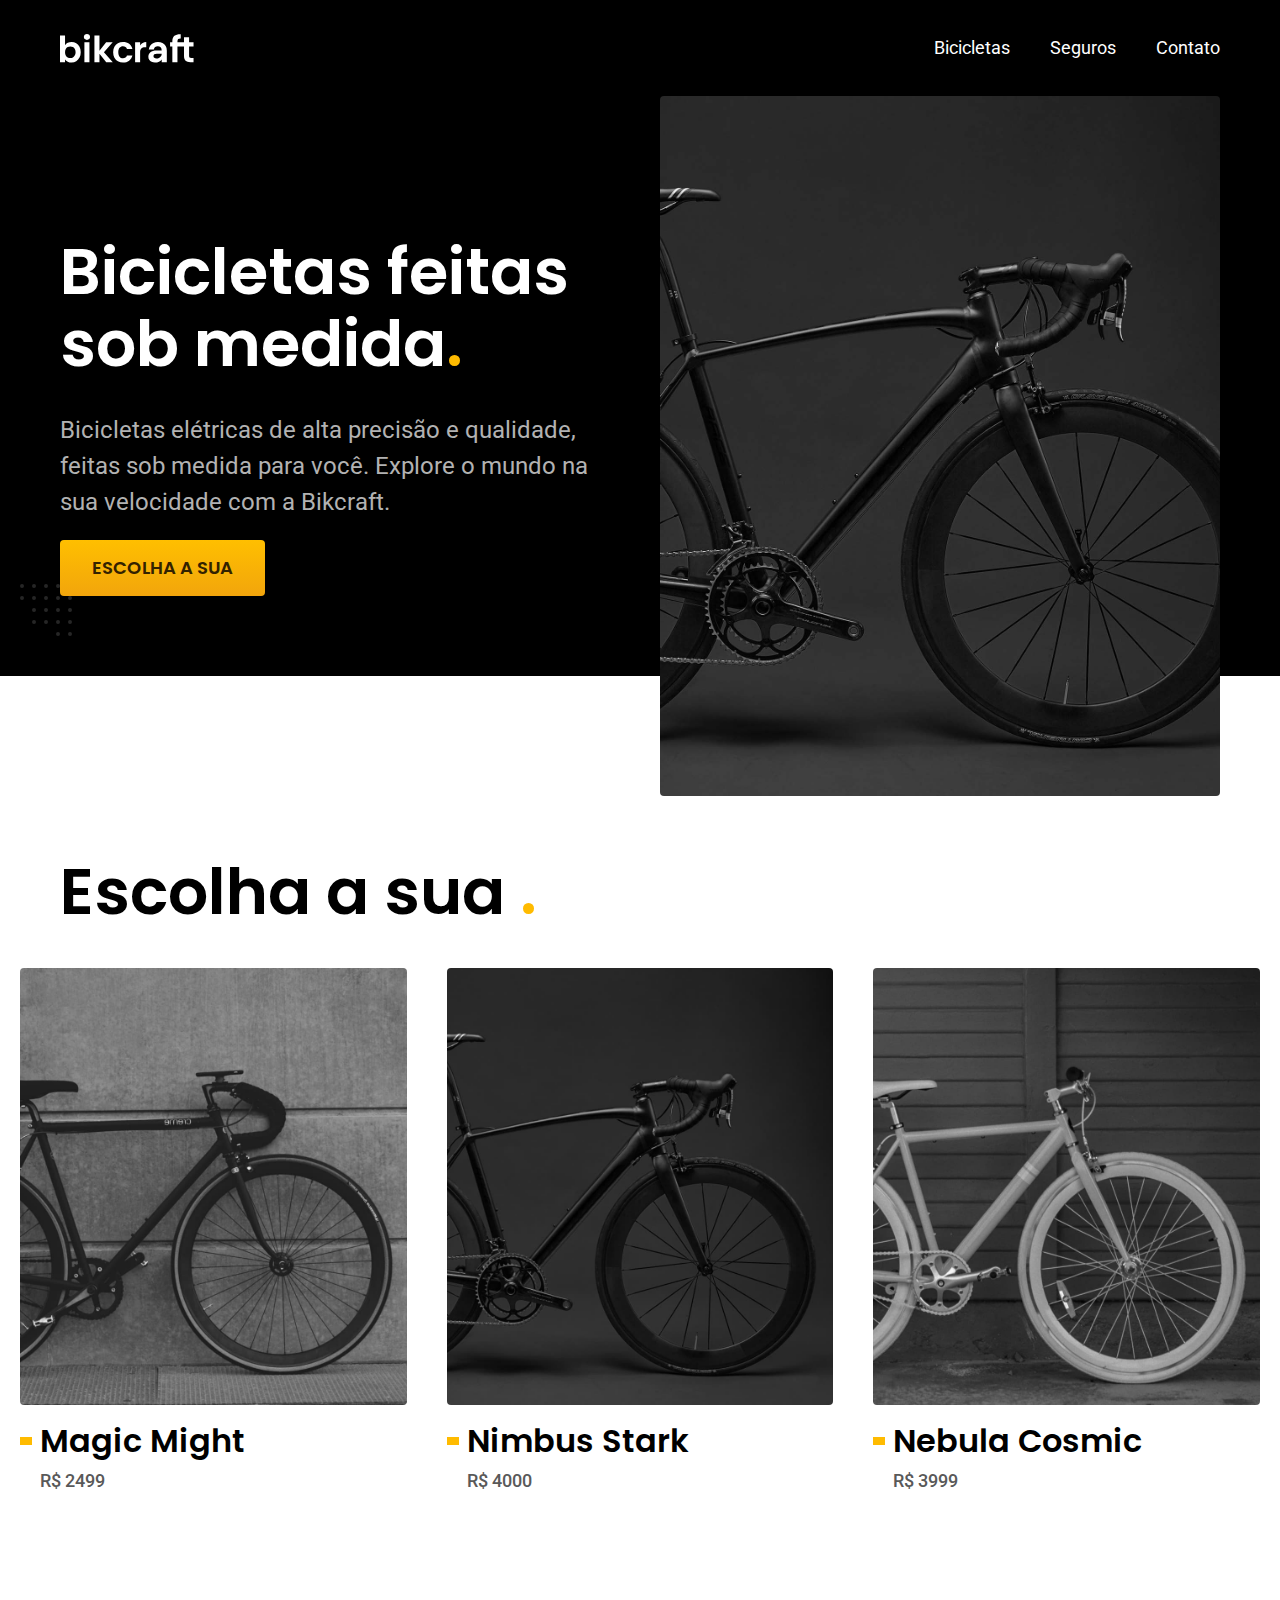
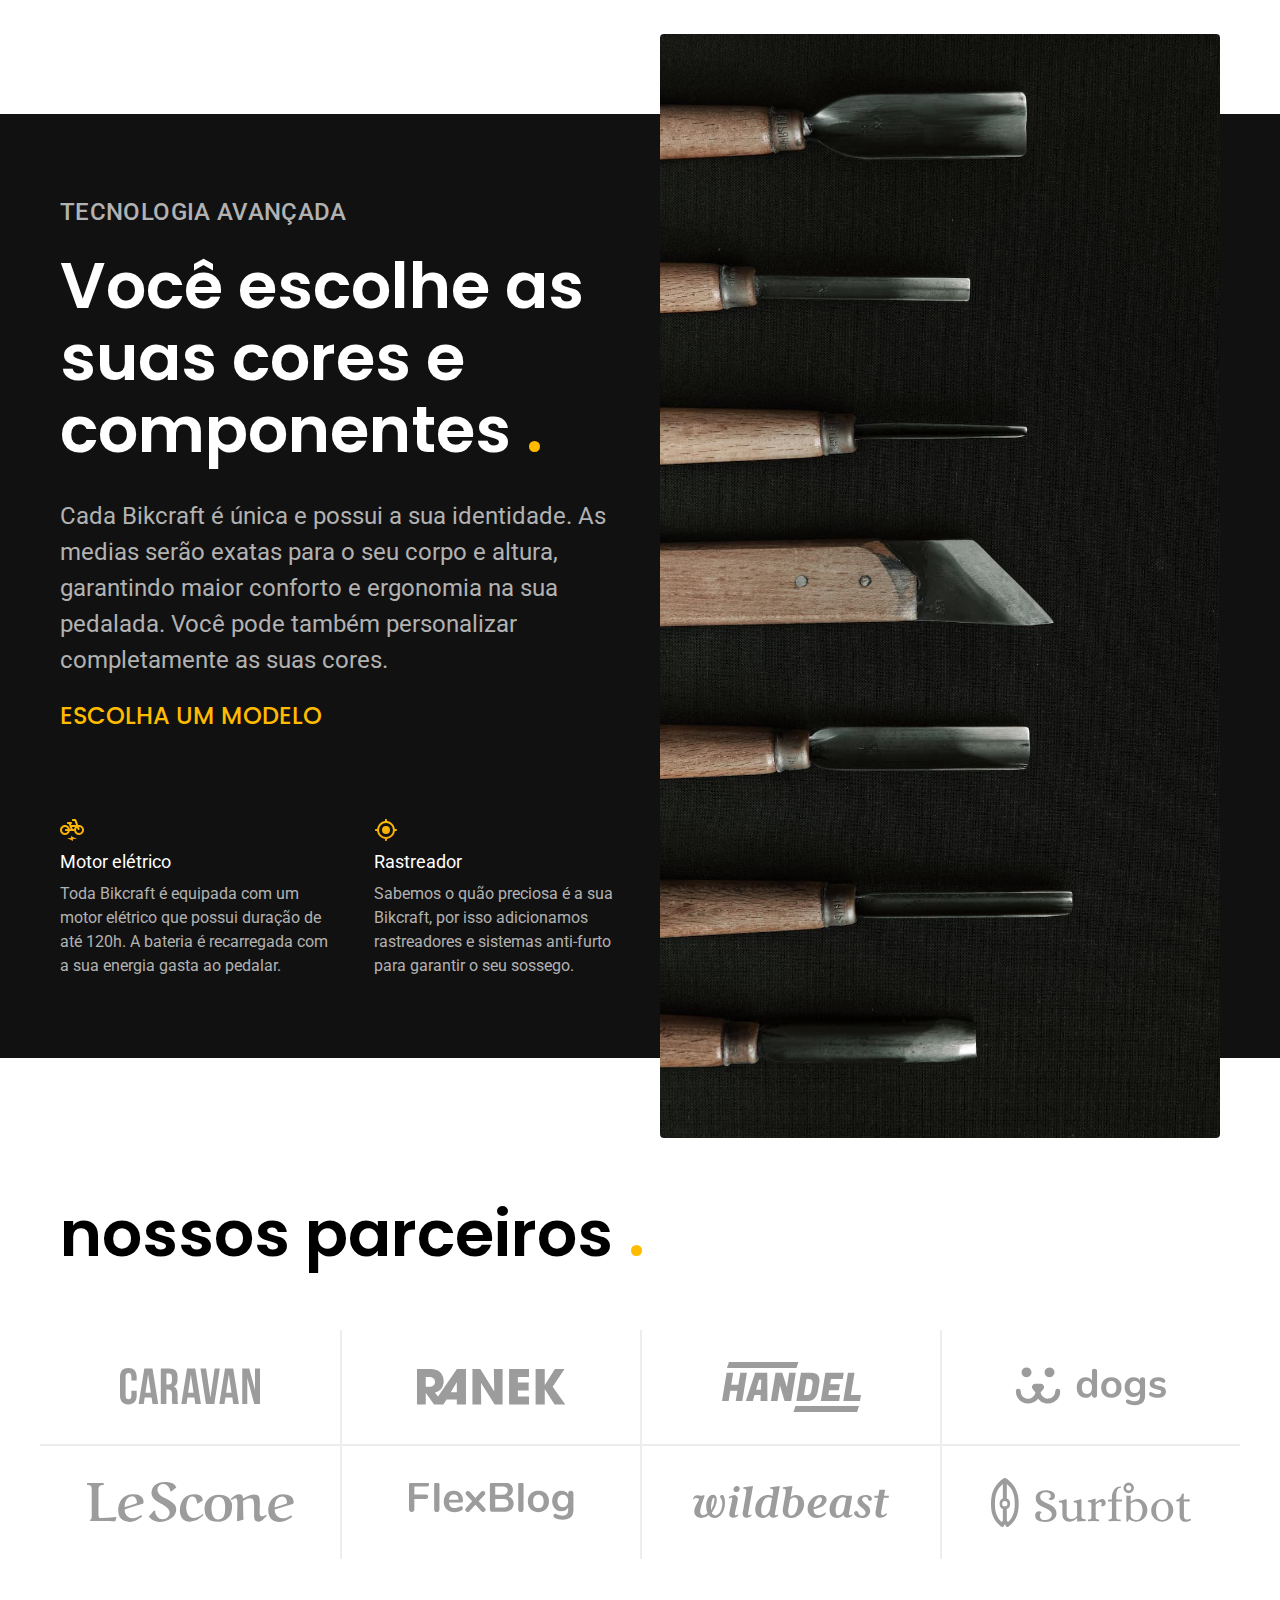
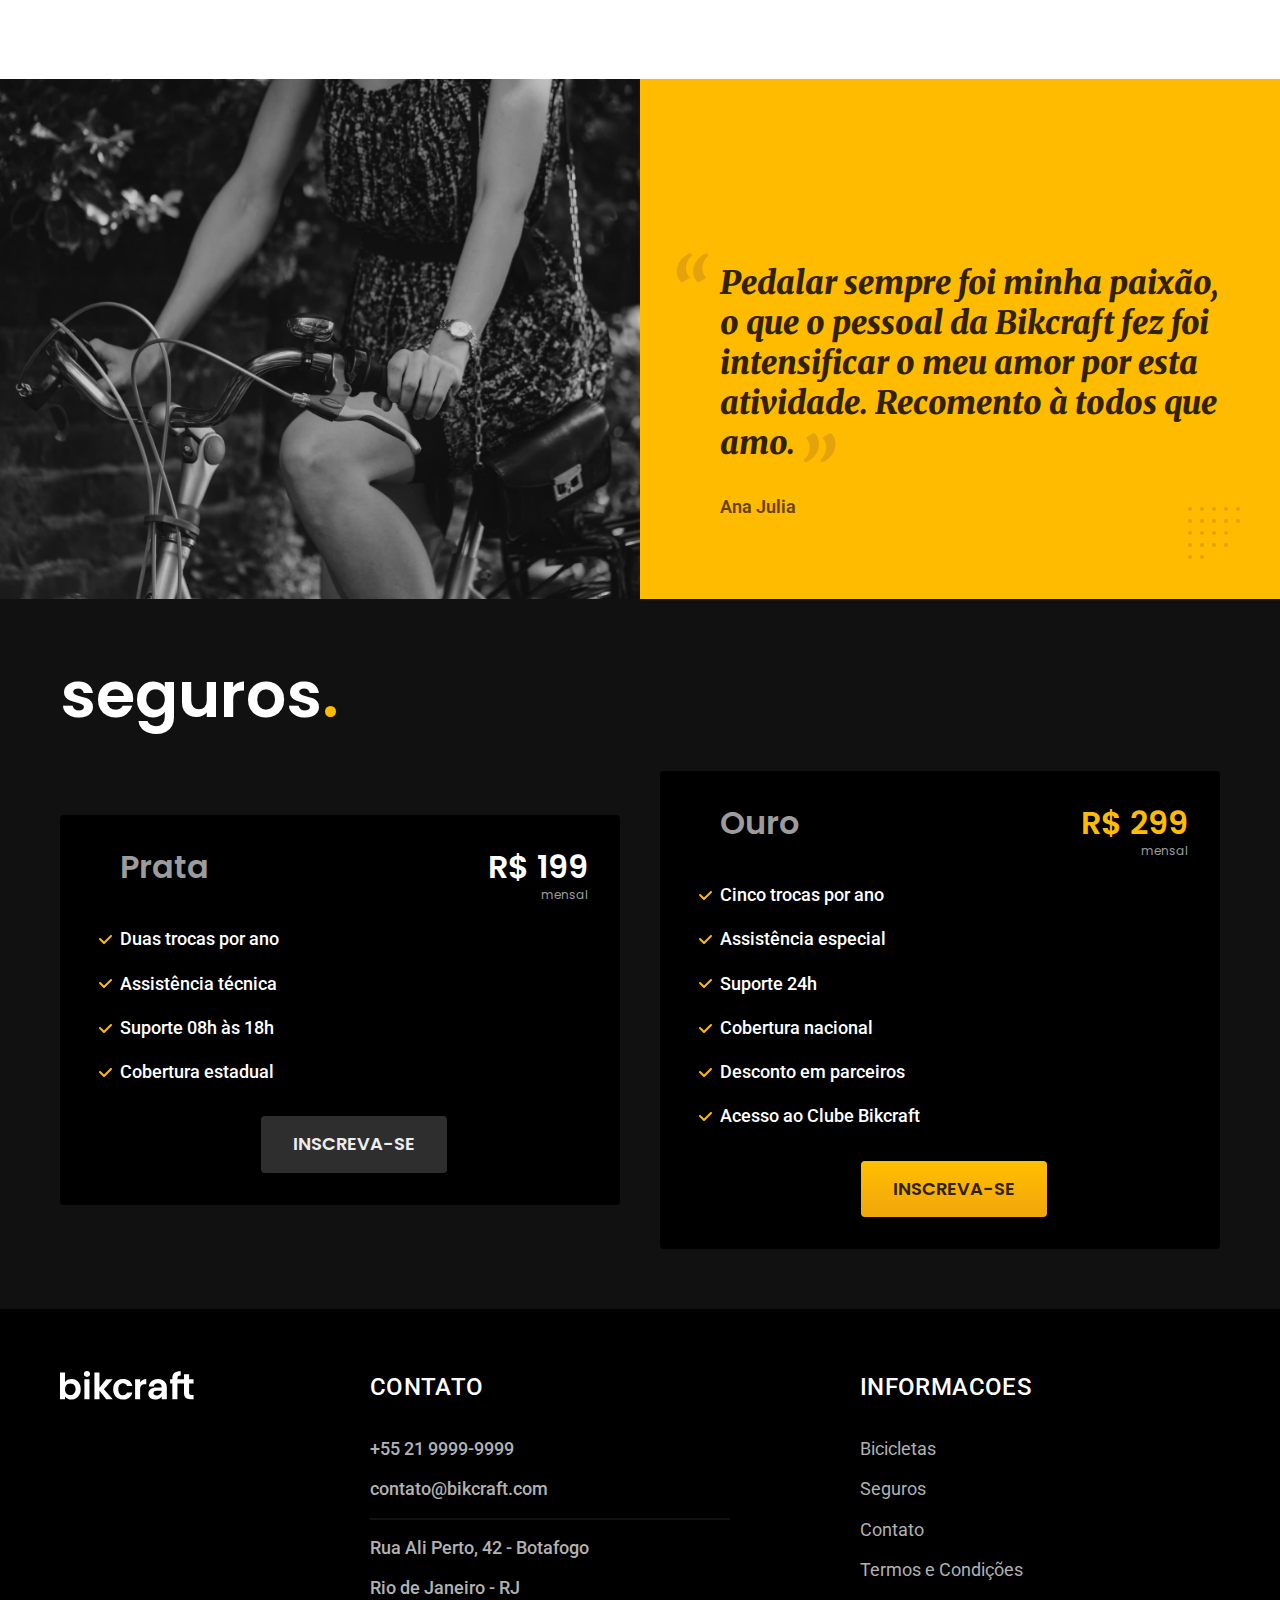
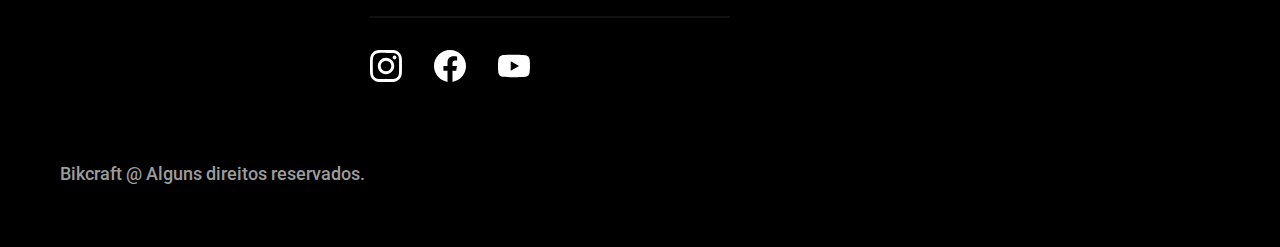
<file: index.html>
<!DOCTYPE html>
<html lang="pt-br">
<head>
    <meta charset="UTF-8">
    <meta http-equiv="X-UA-Compatible" content="IE=edge">
    <meta name="viewport" content="width=device-width, initial-scale=1.0">
    <title>Bikcraft - Bicicletas Elétricas</title>
    <meta name="description" content="Bicicletas elétricas de alta precisão e qualidade feitas sob medida para o cliente. Explore o mundo na sua velocidade com a Bikcraft.">
    
    <link rel="preconnect" href="https://fonts.googleapis.com">
    <link rel="preconnect" href="https://fonts.gstatic.com" crossorigin>
    <link href="https://fonts.googleapis.com/css2?family=Merriweather:ital,wght@1,900&family=Poppins:wght@400;600&family=Roboto:wght@400;500&display=swap" rel="stylesheet">
    

    <link rel="shortcut icon" href="./favicon.svg" type="image/svg+xml">
    
    <link rel="preload" href="./css/style.min.css" as="style">
    <link rel="stylesheet" href="css/style.min.css">

    <script>document.documentElement.classList.add('js')</script>

</head>
<body>
    <header class="header-bg">
        <div class="header container">

            <a href="./index.html">
                <img width="136" height="32" src="./img/bikcraft.svg" alt="Bikcraft">
            </a>

            <nav aria-label="primaria">
                <ul class="header-menu font-1-m cor-0">
                    <li><a href="./bicicletas.html">Bicicletas</a></li>
                    <li><a href="./seguros.html">Seguros</a></li>
                    <li><a href="./contato.html">Contato</a></li>
                </ul>
            </nav>

        </div>
    </header>

    <main class="introducao-bg">
        <div class="introducao container">

            <div class="introducao-conteudo">
                <h1 data-anime="200" class="font-1-xxl cor-0 fadeInDown">Bicicletas feitas sob medida<span class="cor-p1">.</span></h1>
                <p data-anime="400" class="font-2-l cor-5 fadeInDown">
                    Bicicletas elétricas de alta precisão e qualidade, feitas sob medida para você. Explore o mundo na sua velocidade com a Bikcraft.
                </p>
                <a data-anime="600" class="botao fadeInDown" href="./bicicletas.html">Escolha a sua</a>
            </div>

            <picture data-anime="800" class="fadeInDown">
                <source media="(max-width: 800px)" srcset="./img/bicicletas/nimbus.jpg">
                <img width="1280" height="1800" src="./img/fotos/introducao.jpg" alt="Bicicleta eletrica preta">
            </picture>

        </div>
    </main>

    <article class="bicicletas-lista">

        <h2 class="font-1-xxl container">Escolha a sua <span class="cor-p1">.</span></h2>

        <ul>
            <li>
                 <a href="./bicicletas/magic.html">
                    <img width="920" height="1040" src="./img/bicicletas/magic-home.jpg" alt="Bicicleta Preta">
                    <h3 class="font-1-xl">Magic Might</h3>
                    <span class="font-2-m cor-8">R$ 2499</span>
                 </a>   
            </li>
            <li>
                <a href="./bicicletas/nimbus.html">
                   <img width="920" height="1040"src="./img/bicicletas/nimbus-home.jpg" alt="Bicicleta Preta">
                   <h3 class="font-1-xl">Nimbus Stark</h3>
                   <span class="font-2-m cor-8">R$ 4000</span>
                </a>   
           </li>
           <li>
                <a href="./bicicletas/nebula.html">
                    <img width="920" height="1040" src="./img/bicicletas/nebula-home.jpg" alt="Bicicleta Preta">
                    <h3 class="font-1-xl">Nebula Cosmic</h3>
                    <span class="font-2-m cor-8">R$ 3999</span>
                </a>   
            </li>  
                      
        </ul>

    </article>

    <article class="tecnologia-bg">
        <div class="tecnologia container">
            <div class="tecnologia-conteudo">
                <span class="font-2-l-b cor-5">Tecnologia Avançada</span>
                <h2 class="font-1-xxl cor-0">Você escolhe as suas cores e componentes <span class="cor-p1">.</span></h2>
                <p class="font-2-l cor-5">
                   Cada Bikcraft é única e possui a sua identidade. As medias serão exatas para o seu corpo e altura, garantindo maior conforto e ergonomia na sua pedalada. Você pode também personalizar completamente as suas cores. 
                </p>
                <a href="./bicicletas.html" class="link">Escolha um modelo</a>
                
            <div class="tecnologia-vantagens">
                <div>
                    <img width="24" height="24" src="./img/icones/eletrica.svg" alt="">
                    <h3 class="font-1-m cor-0">Motor elétrico</h3>
                    <p class="font-2-s cor-5">Toda Bikcraft é equipada com um motor elétrico que possui duração de até 120h. A bateria é recarregada com a sua energia gasta ao pedalar.</p>
                </div>
                <div>
                    <img width="24" height="24" src="./img/icones/rastreador.svg" alt="">
                    <h3 class="font-1-m cor-0">Rastreador</h3>
                    <p class="font-2-s cor-5">Sabemos o quão preciosa é a sua Bikcraft, por isso adicionamos rastreadores e sistemas anti-furto para garantir o seu sossego.</p>
                </div>
            </div>
        </div>
        <div class="tecnologia-imagem">
            <img width="1200" height="1920" src="./img/fotos/tecnologia.jpg" alt="">
        </div>
    </div>
    </article>

    <section class="parceiros" aria-label="Nossos Parceiros">

        <h2 class="font-1-xxl container">nossos parceiros <span class="cor-p1">.</span></h2>
    
        <ul>
            <li><img width="140" height="38"  src="./img/parceiros/caravan.svg" alt="caravan"></li>
            <li><img width="149" height="36" src="./img/parceiros/ranek.svg" alt="ranek"></li>
            <li><img width="139" height="50" src="./img/parceiros/handel.svg" alt="handel"></li>
            <li><img width="152" height="39" src="./img/parceiros/dogs.svg" alt="caravan"></li>
            <li><img width="208" height="41" src="./img/parceiros/lescone.svg" alt="lescone"></li>
            <li><img width="165" height="38" src="./img/parceiros/flexblog.svg" alt="flexblog"></li>
            <li><img width="196" height="34" src="./img/parceiros/wildbeast.svg" alt="wildbeast"></li>
            <li><img width="200" height="49" src="./img/parceiros/surfbot.svg" alt="surfbot"></li>
        </ul>

    </section>

    <section class="depoimento" aria-label="Depoimento">
        <div>
            <img width="1560" height="1360" src="./img/fotos/depoimento.jpg" alt="Pessoa pedalando uma bicicleta bikcraft">
        </div>
        <div class="depoimento-conteudo">
            <blockquote class="font-1-xl cor-p5">
                <p>
                    Pedalar sempre foi minha paixão, o que o pessoal da Bikcraft fez foi intensificar o meu amor por esta atividade.
                    Recomento à todos que amo.
                </p>
            </blockquote>
            <span class="font-1-m-b cor-p4">Ana Julia</span>
        </div>
    </section>

    <article class="seguros-bg">
        <div class="seguros container">
            <h2 class="font-1-xxl cor-0">seguros<span class="cor-p1">.</span></h2>
            <div class="seguros-item">
                <h3 class="font-1-xl cor-6">Prata</h3>
                <span class="font-1-xl cor-0">R$ 199 <span class="font-1-xs cor-6">mensal</span></span>
                <ul class="font-2-m cor-0">
                    <li>Duas trocas por ano</li>
                    <li>Assistência técnica</li>
                    <li>Suporte 08h às 18h</li>
                    <li>Cobertura estadual</li>
                </ul>
                <a class="botao secundario" href="./orcamento.html">Inscreva-se</a>
            </div>
            <div class="seguros-item">
                <h3 class="font-1-xl cor-6">Ouro</h3>
                <span class="font-1-xl cor-p1">R$ 299 <span class="font-1-xs cor-6">mensal</span></span>
                <ul class="font-2-m cor-0">
                    <li>Cinco trocas por ano</li>
                    <li>Assistência especial</li>
                    <li>Suporte 24h</li>
                    <li>Cobertura nacional</li>
                    <li>Desconto em parceiros</li>
                    <li>Acesso ao Clube Bikcraft</li>
                </ul>
                <a class="botao" href="./orcamento.html">Inscreva-se</a>
            </div>
        </div>
    </article>

    <footer class="footer-bg">
        <div class="footer container">

            <img width="136" height="32" src="./img/bikcraft.svg" alt="Bikcraft">
            
            <div class="footer-contato">
                <h3 class="font-2-l-b cor-0">Contato</h3>
                <ul class="font-2-m cor-5">
                    <li><a href="tel:+552199999999">+55 21 9999-9999</a></li>
                    <li><a href="mailto:+552199999999">contato@bikcraft.com</a></li>
                    <li>Rua Ali Perto, 42 - Botafogo</li>
                    <li>Rio de Janeiro - RJ</li>
                </ul>
                <div class="footer-redes">
                    <a href="./">
                        <img width="32" height="32" src="./img/redes/instagram.svg" alt="">
                    </a>
                    <a href="./">
                        <img width="32" height="32" src="./img/redes/facebook.svg" alt="">
                    </a>
                    <a href="./">
                        <img width="32" height="32" src="./img/redes/youtube.svg" alt="">
                    </a>
                </div>
            </div>

            <div class="footer-informacoes">
                <h3 class="font-2-l-b cor-0">Informacoes</h3>
                <nav>
                    <ul class="font-1-m cor-5">
                        <li>
                            <a href="./bicicletas.html">Bicicletas</a>
                        </li>
                        <li>
                            <a href="./seguros.html">Seguros</a>
                        </li>
                        <li>
                            <a href="./contato.html">Contato</a>
                        </li>
                        <li>
                            <a href="./termos.html">Termos e Condições</a>
                        </li>
                    </ul>
                </nav>
            </div>

            <p class="footer-copy font-2-m cor-6">Bikcraft @ Alguns direitos reservados.</p>

        </div>
    </footer>
    <script src="./js/plugins/simple-anime.js"></script>
    <script src="./js/script.js"></script>
</body>
</html>
</file>
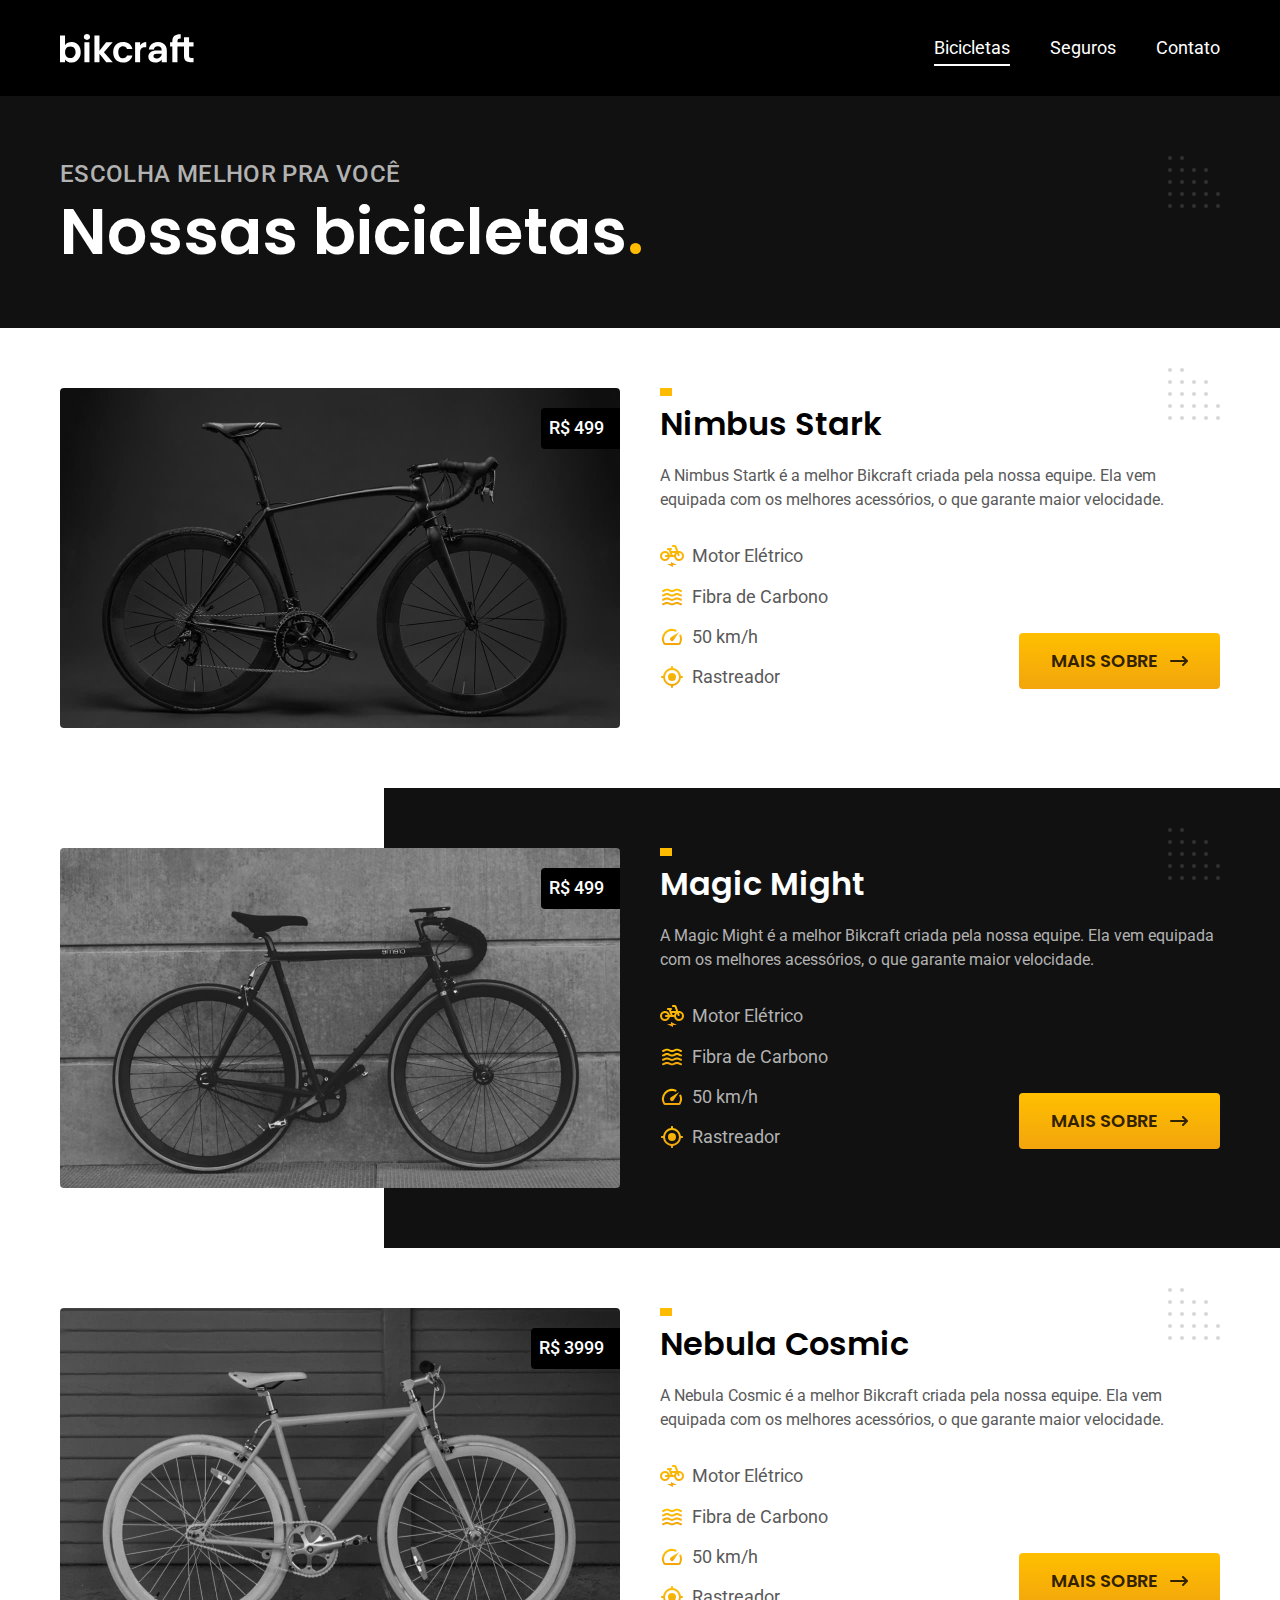
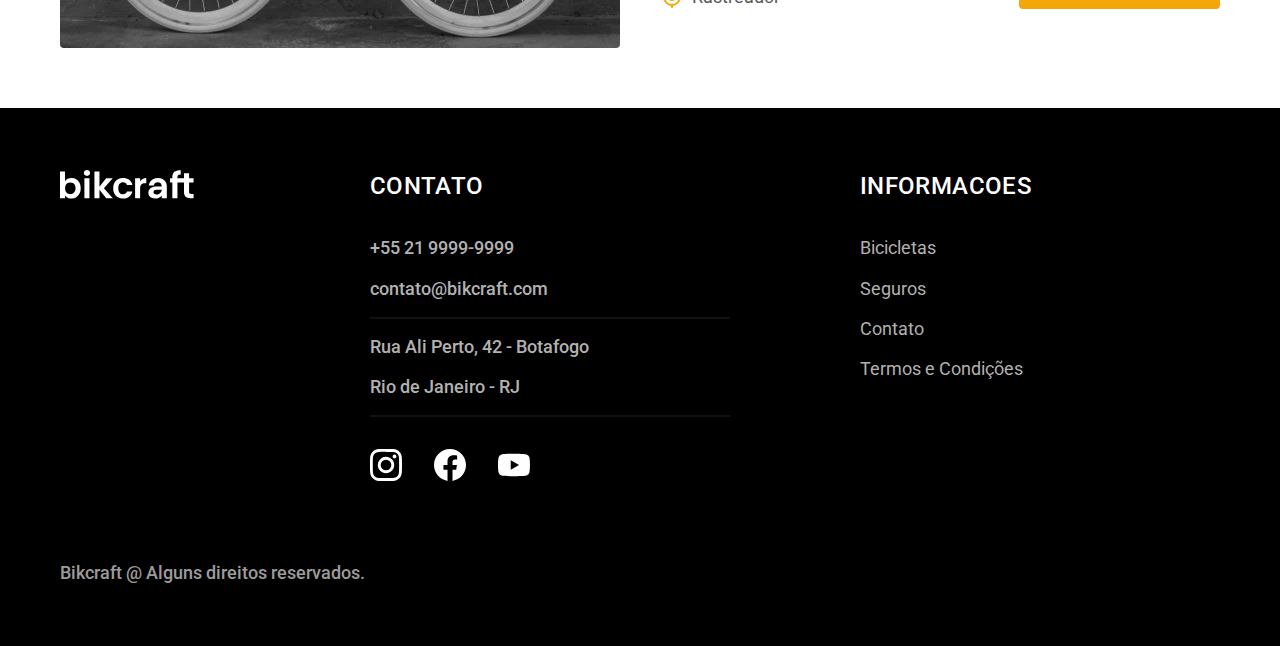
<file: bicicletas.html>
<!DOCTYPE html>
<html lang="pt-br">
<head>
    <meta charset="UTF-8">
    <meta http-equiv="X-UA-Compatible" content="IE=edge">
    <meta name="viewport" content="width=device-width, initial-scale=1.0">
    <title>Bicicletas | Bikcraft - Bicicletas Elétricas</title>
    <meta name="description" content="Termos e condições.">
    
    <link rel="preconnect" href="https://fonts.googleapis.com">
    <link rel="preconnect" href="https://fonts.gstatic.com" crossorigin>
    <link href="https://fonts.googleapis.com/css2?family=Merriweather:ital,wght@1,900&family=Poppins:wght@400;600&family=Roboto:wght@400;500&display=swap" rel="stylesheet">
    
        <link rel="shortcut icon" href="favicon.ico" type="image/svg+xml">
    
    <link rel="preload" href="./css/style.min.css" as="style">
    <link rel="stylesheet" href="css/style.min.css">

    <script>document.documentElement.classList.add('js')</script>

</head>
<body id="bicicletas">
    <header class="header-bg">
        <div class="header container">

            <a href="./index.html">
                <img src="./img/bikcraft.svg" alt="Bikcraft">
            </a>

            <nav aria-label="primaria">
                <ul class="header-menu font-1-m cor-0">
                    <li><a href="./bicicletas.html">Bicicletas</a></li>
                    <li><a href="./seguros.html">Seguros</a></li>
                    <li><a href="./contato.html">Contato</a></li>
                </ul>
            </nav>

        </div>
    </header>


    <main>

        <div class="titulo-bg">
            <div class="titulo container">
                <p class="font-2-l-b cor-5">Escolha melhor pra você</p>
                <h1 class="font-1-xxl cor-0">Nossas bicicletas<span class="cor-p1">.</span></h1>
            </div>
        </div>

        <div class="bicicletas container">
            <div class="bicicletas-imagem">
                <img src="./img/bicicletas/nimbus.jpg" alt="Bicicleta Preta">
                <span class="font-2-m cor-0">R$ 499</span>
            </div>
            <div class="bicicletas-conteudo">
                <h2 class="font-1-xl">Nimbus Stark</h2>
                <p class="font-2-s cor-8">
                    A Nimbus Startk é a melhor Bikcraft criada pela nossa equipe. Ela vem equipada com os melhores acessórios, o que garante maior velocidade.
                </p>
                <ul class="font-1-m cor-8">
                    <li>
                        <img src="./img/icones/eletrica.svg" alt="">
                        Motor Elétrico
                    </li>
                    <li>
                        <img src="./img/icones/carbono.svg" alt="">
                        Fibra de Carbono
                    </li>
                    <li>
                        <img src="./img/icones/velocidade.svg" alt="">
                        50 km/h
                    </li>
                    <li>
                        <img src="./img/icones/rastreador.svg" alt="">
                        Rastreador
                    </li>
                </ul>
                <a href="./bicicletas/nimbus.html" class="botao seta">Mais sobre</a>
            </div>
        </div>

        <div class="bicicletas-bg">
            <div class="bicicletas container">
                <div class="bicicletas-imagem">
                    <img src="./img/bicicletas/magic.jpg" alt="Bicicleta Preta">
                    <span class="font-2-m cor-0">R$ 499</span>
                </div>
                <div class="bicicletas-conteudo">
                    <h2 class="font-1-xl cor-0">Magic Might</h2>
                    <p class="font-2-s cor-5">
                        A Magic Might é a melhor Bikcraft criada pela nossa equipe. Ela vem equipada com os melhores acessórios, o que garante maior velocidade.
                    </p>
                    <ul class="font-1-m cor-5">
                        <li>
                            <img src="./img/icones/eletrica.svg" alt="">
                            Motor Elétrico
                        </li>
                        <li>
                            <img src="./img/icones/carbono.svg" alt="">
                            Fibra de Carbono
                        </li>
                        <li>
                            <img src="./img/icones/velocidade.svg" alt="">
                            50 km/h
                        </li>
                        <li>
                            <img src="./img/icones/rastreador.svg" alt="">
                            Rastreador
                        </li>
                    </ul>
                    <a href="./bicicletas/magic.html" class="botao seta">Mais sobre</a>
                </div>
            </div>
        </div>

        <div class="bicicletas container">
            <div class="bicicletas-imagem">
                <img src="./img/bicicletas/nebula.jpg" alt="Bicicleta Preta">
                <span class="font-2-m cor-0">R$ 3999</span>
            </div>
            <div class="bicicletas-conteudo">
                <h2 class="font-1-xl">Nebula Cosmic</h2>
                <p class="font-2-s cor-8">
                    A Nebula Cosmic é a melhor Bikcraft criada pela nossa equipe. Ela vem equipada com os melhores acessórios, o que garante maior velocidade.
                </p>
                <ul class="font-1-m cor-8">
                    <li>
                        <img src="./img/icones/eletrica.svg" alt="">
                        Motor Elétrico
                    </li>
                    <li>
                        <img src="./img/icones/carbono.svg" alt="">
                        Fibra de Carbono
                    </li>
                    <li>
                        <img src="./img/icones/velocidade.svg" alt="">
                        50 km/h
                    </li>
                    <li>
                        <img src="./img/icones/rastreador.svg" alt="">
                        Rastreador
                    </li>
                </ul>
                <a href="./bicicletas/nebula.html" class="botao seta">Mais sobre</a>
            </div>
        </div>


    </main>


    <footer class="footer-bg">
        <div class="footer container">

            <img src="./img/bikcraft.svg" alt="Bikcraft">
            
            <div class="footer-contato">
                <h3 class="font-2-l-b cor-0">Contato</h3>
                <ul class="font-2-m cor-5">
                    <li><a href="tel:+552199999999">+55 21 9999-9999</a></li>
                    <li><a href="mailto:+552199999999">contato@bikcraft.com</a></li>
                    <li>Rua Ali Perto, 42 - Botafogo</li>
                    <li>Rio de Janeiro - RJ</li>
                </ul>
                <div class="footer-redes">
                    <a href="./">
                        <img src="./img/redes/instagram.svg" alt="">
                    </a>
                    <a href="./">
                        <img src="./img/redes/facebook.svg" alt="">
                    </a>
                    <a href="./">
                        <img src="./img/redes/youtube.svg" alt="">
                    </a>
                </div>
            </div>

            <div class="footer-informacoes">
                <h3 class="font-2-l-b cor-0">Informacoes</h3>
                <nav>
                    <ul class="font-1-m cor-5">
                        <li>
                            <a href="./bicicletas.html">Bicicletas</a>
                        </li>
                        <li>
                            <a href="./seguros.html">Seguros</a>
                        </li>
                        <li>
                            <a href="./contato.html">Contato</a>
                        </li>
                        <li>
                            <a href="./termos.html">Termos e Condições</a>
                        </li>
                    </ul>
                </nav>
            </div>

            <p class="footer-copy font-2-m cor-6">Bikcraft @ Alguns direitos reservados.</p>

        </div>
    </footer>

    <script src="./js/script.js"></script>
</body>
</html>
</file>
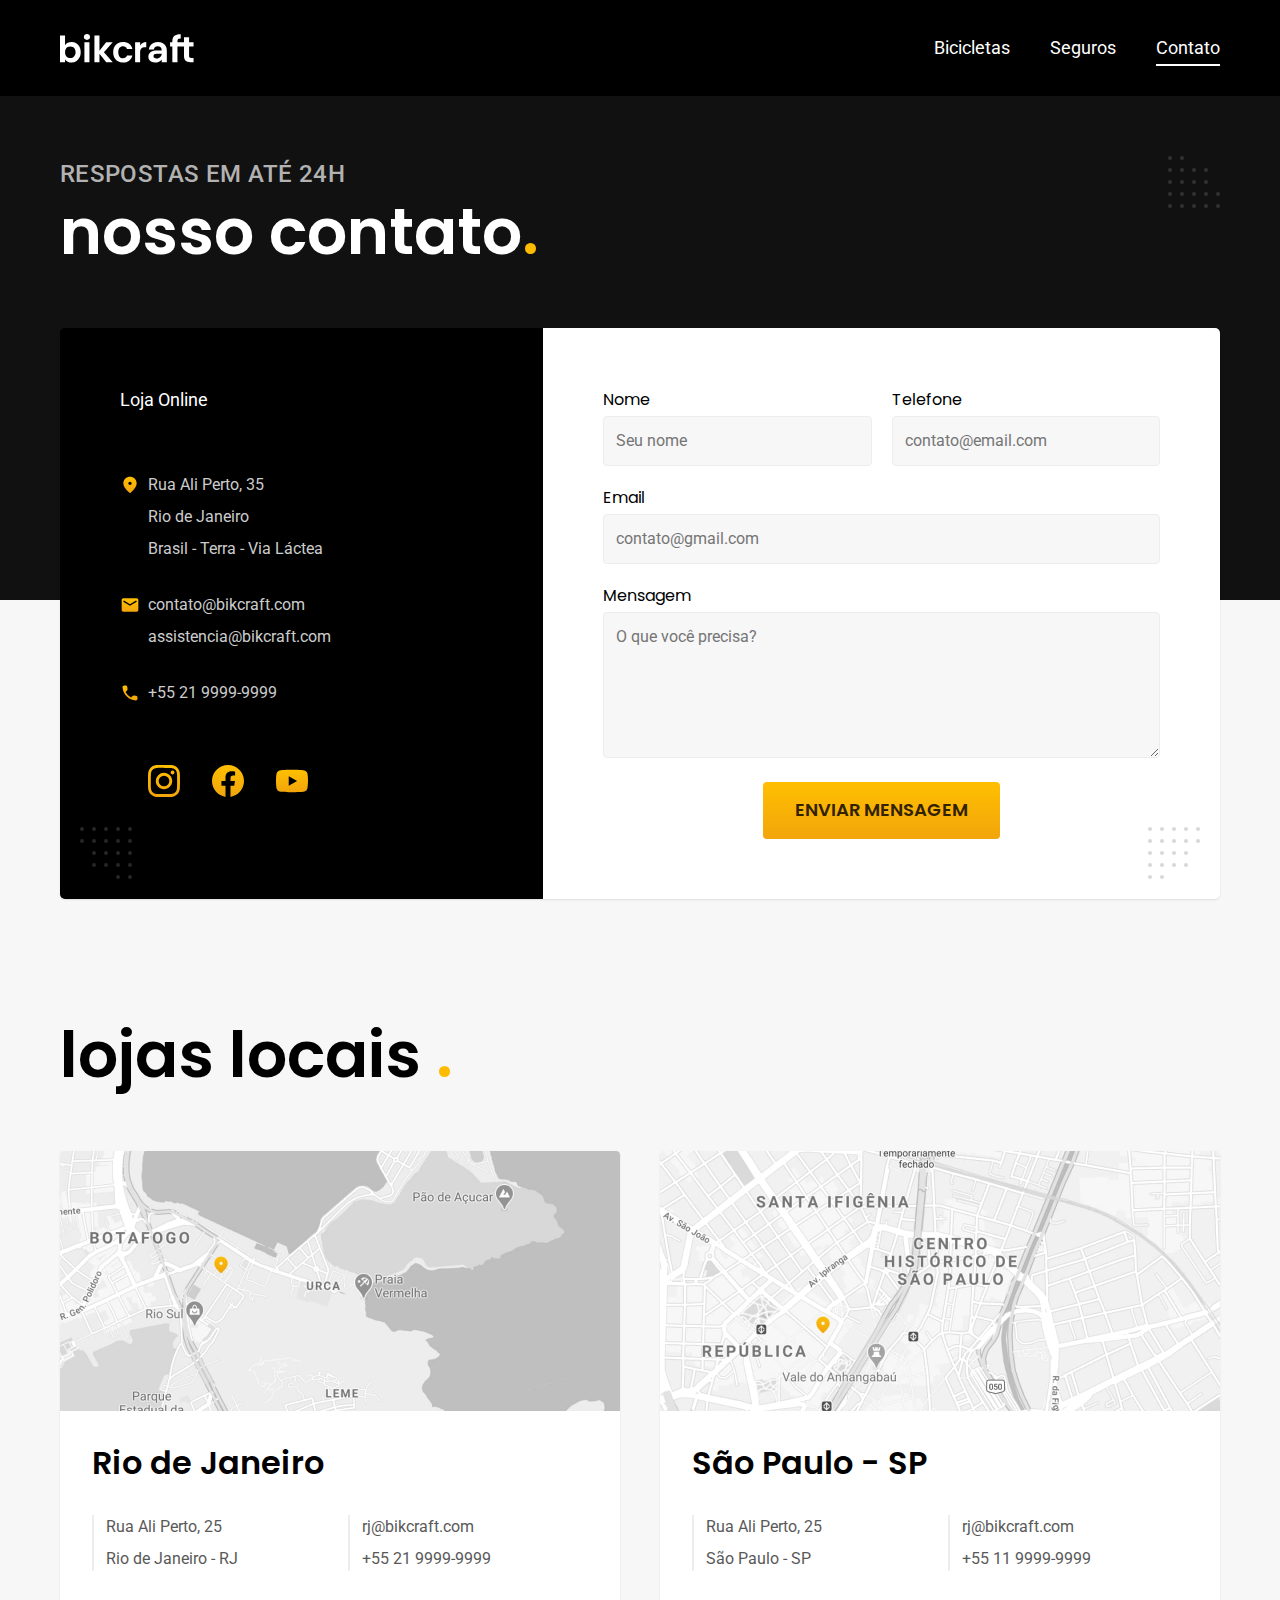
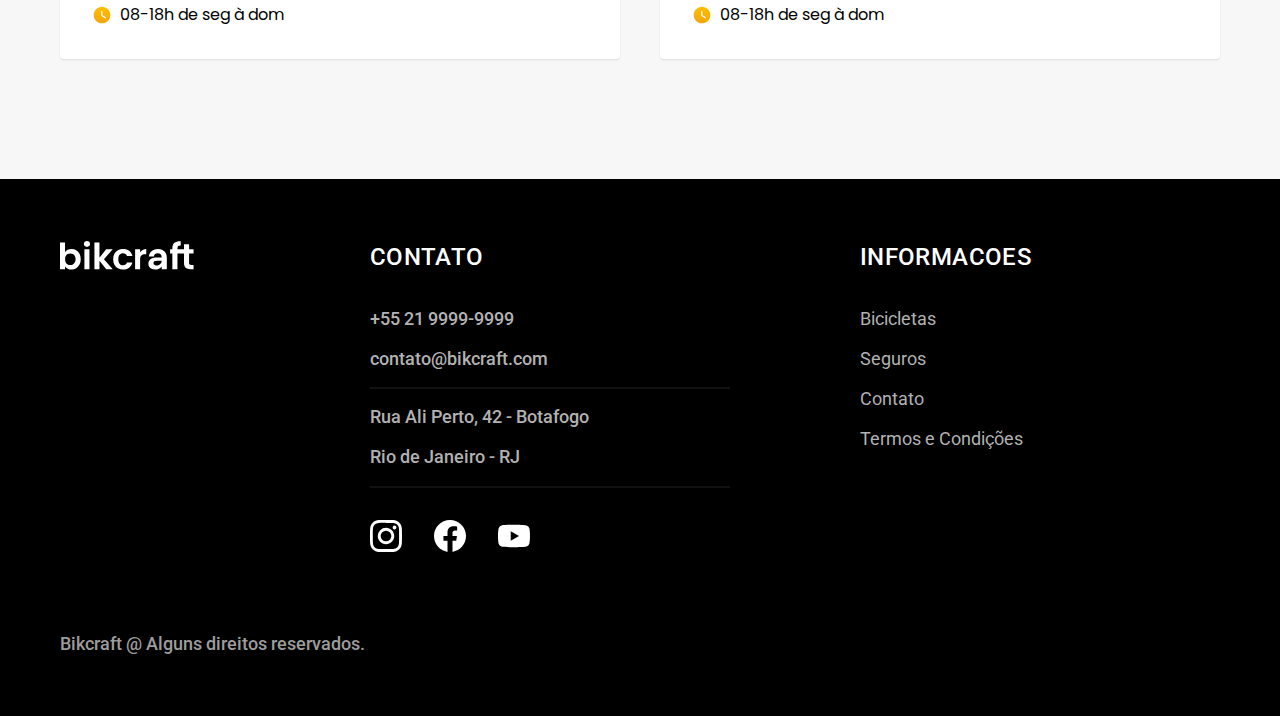
<file: contato.html>
<!DOCTYPE html>
<html lang="pt-br">
<head>
    <meta charset="UTF-8">
    <meta http-equiv="X-UA-Compatible" content="IE=edge">
    <meta name="viewport" content="width=device-width, initial-scale=1.0">
    <title>Contato | Bikcraft </title>
    <meta name="description" content="Nossos Contatos.">
    
    <link rel="preconnect" href="https://fonts.googleapis.com">
    <link rel="preconnect" href="https://fonts.gstatic.com" crossorigin>
    <link href="https://fonts.googleapis.com/css2?family=Merriweather:ital,wght@1,900&family=Poppins:wght@400;600&family=Roboto:wght@400;500&display=swap" rel="stylesheet">
    
        <link rel="shortcut icon" href="favicon.ico" type="image/svg+xml">
    
    <link rel="preload" href="./css/style.min.css" as="style">
    <link rel="stylesheet" href="css/style.min.css">

    <script>document.documentElement.classList.add('js')</script>

</head>
<body id="contato">
    <header class="header-bg">
        <div class="header container">

            <a href="./index.html">
                <img src="./img/bikcraft.svg" alt="Bikcraft">
            </a>

            <nav aria-label="primaria">
                <ul class="header-menu font-1-m cor-0">
                    <li><a href="./bicicletas.html">Bicicletas</a></li>
                    <li><a href="./seguros.html">Seguros</a></li>
                    <li><a href="./contato.html">Contato</a></li>
                </ul>
            </nav>

        </div>
    </header>


    <main>

        <div class="titulo-bg">
            <div class="titulo container">
                <p class="font-2-l-b cor-5">Respostas em até 24h</p>
                <h1 class="font-1-xxl cor-0">nosso contato<span class="cor-p1">.</span></h1>
            </div>
        </div>

        <div class="contato container">

            <section class="contato-dados" aria-label="Endereço">
                <h2 class="font-1-m cor-0">Loja Online</h2>

                <div class="contato-endereco font-2-s cor-4">
                    <p>Rua Ali Perto, 35</p>
                    <p>Rio de Janeiro</p>
                    <p>
                        Brasil - Terra - Via Láctea
                    </p>
                </div>
                <address class="contato-meios font-2-s cor-4">
                    <a href="mailto:contato@bikcraft.com">contato@bikcraft.com</a>
                    <a href="mailto:assistencia@bikcraft.com">assistencia@bikcraft.com</a>
                    <a href="tel:+552199999999">+55 21 9999-9999</a>
                </address>

                <div class="contato-redes">
                    <a href="./">
                        <img src="./img/redes/instagram-p.svg" alt="">
                    </a>
                    <a href="./">
                        <img src="./img/redes/facebook-p.svg" alt="">
                    </a>
                    <a href="./">
                        <img src="./img/redes/youtube-p.svg" alt="">
                    </a>
                </div>

            </section>

            <section class="contato-formulario" aria-label="Formulario">
                <form class="form" action="./contato.html">
                    <div>
                        <label for="nome">Nome</label>
                        <input type="text" id="nome" name="nome" placeholder="Seu nome">
                    </div>
                    <div>
                        <label for="telefone">Telefone</label>
                        <input type="text" id="telefone" name="telefone" placeholder="contato@email.com">
                    </div>
                    <div class="col-2">
                        <label for="email">Email</label>
                        <input required type="email" id="email" name="email" placeholder="contato@gmail.com">
                    </div>
                    <div class="col-2">
                        <label for="mensagem">Mensagem</label>
                        <textarea name="mensagem" id="mensagem" cols="30" rows="5"
                        placeholder="O que você precisa?"></textarea>
                    </div>
                    <button class="botao col-2">Enviar Mensagem</button>
                </form>
            </section>

        </div>
    </main>

    <article class="lojas container">
        <h2 class="font-1-xxl">lojas locais <span class="cor-p1">.</span></h2>
        <div class="lojas-item">
           
            <img src="./img/lojas/rj.jpg" alt="Marcando o endereço em Rua Ali Perto, 25 Rio de Janeiro RJ">

            <div class="lojas-conteudo">
                <h3 class="font-1-xl">Rio de Janeiro</h3>
                <div class="lojas-dados font-2-s cor-8">
                    <p>Rua Ali Perto, 25</p>
                    <p>Rio de Janeiro - RJ</p>
                </div>
    
                <div class="lojas-dados font-2-s cor-8">
                    <a href="mailto:rj@bikcraft.com">rj@bikcraft.com</a>
                    <a href="tel:+552199999999">+55 21 9999-9999</a>
                </div>
                <p class="lojas-tempo font-1-s">
                    <img src="./img/icones/horario.svg" alt="">08-18h de seg à dom
                </p>
            </div>

        </div>

        <div class="lojas-item">

            <img src="./img/lojas/sp.jpg" alt="Marcando o endereço em Rua Ali Perto, 25 São Paulo SP">

            <div class="lojas-conteudo">
                <h3 class="font-1-xl">São Paulo - SP</h3>
                <div class="lojas-dados font-2-s cor-8">
                    <p>Rua Ali Perto, 25</p>
                    <p>São Paulo - SP</p>
                </div>
    
                <div class="lojas-dados font-2-s cor-8">
                    <a href="mailto:sp@bikcraft.com">rj@bikcraft.com</a>
                    <a href="tel:+552199999999">+55 11 9999-9999</a>
                </div>
                <p class="lojas-tempo font-1-s">
                    <img src="./img/icones/horario.svg" alt="">08-18h de seg à dom
                </p>
            </div>

        </div>

    </article>


    <footer class="footer-bg">
        <div class="footer container">

            <img src="./img/bikcraft.svg" alt="Bikcraft">
            
            <div class="footer-contato">
                <h3 class="font-2-l-b cor-0">Contato</h3>
                <ul class="font-2-m cor-5">
                    <li><a href="tel:+552199999999">+55 21 9999-9999</a></li>
                    <li><a href="mailto:+552199999999">contato@bikcraft.com</a></li>
                    <li>Rua Ali Perto, 42 - Botafogo</li>
                    <li>Rio de Janeiro - RJ</li>
                </ul>
                <div class="footer-redes">
                    <a href="./">
                        <img src="./img/redes/instagram.svg" alt="">
                    </a>
                    <a href="./">
                        <img src="./img/redes/facebook.svg" alt="">
                    </a>
                    <a href="./">
                        <img src="./img/redes/youtube.svg" alt="">
                    </a>
                </div>
            </div>

            <div class="footer-informacoes">
                <h3 class="font-2-l-b cor-0">Informacoes</h3>
                <nav>
                    <ul class="font-1-m cor-5">
                        <li>
                            <a href="./bicicletas.html">Bicicletas</a>
                        </li>
                        <li>
                            <a href="./seguros.html">Seguros</a>
                        </li>
                        <li>
                            <a href="./contato.html">Contato</a>
                        </li>
                        <li>
                            <a href="./termos.html">Termos e Condições</a>
                        </li>
                    </ul>
                </nav>
            </div>

            <p class="footer-copy font-2-m cor-6">Bikcraft @ Alguns direitos reservados.</p>

        </div>
    </footer>

    <script src="./js/script.js"></script>
    <script src="./js/formulario.js"></script>
</body>
</html>
</file>
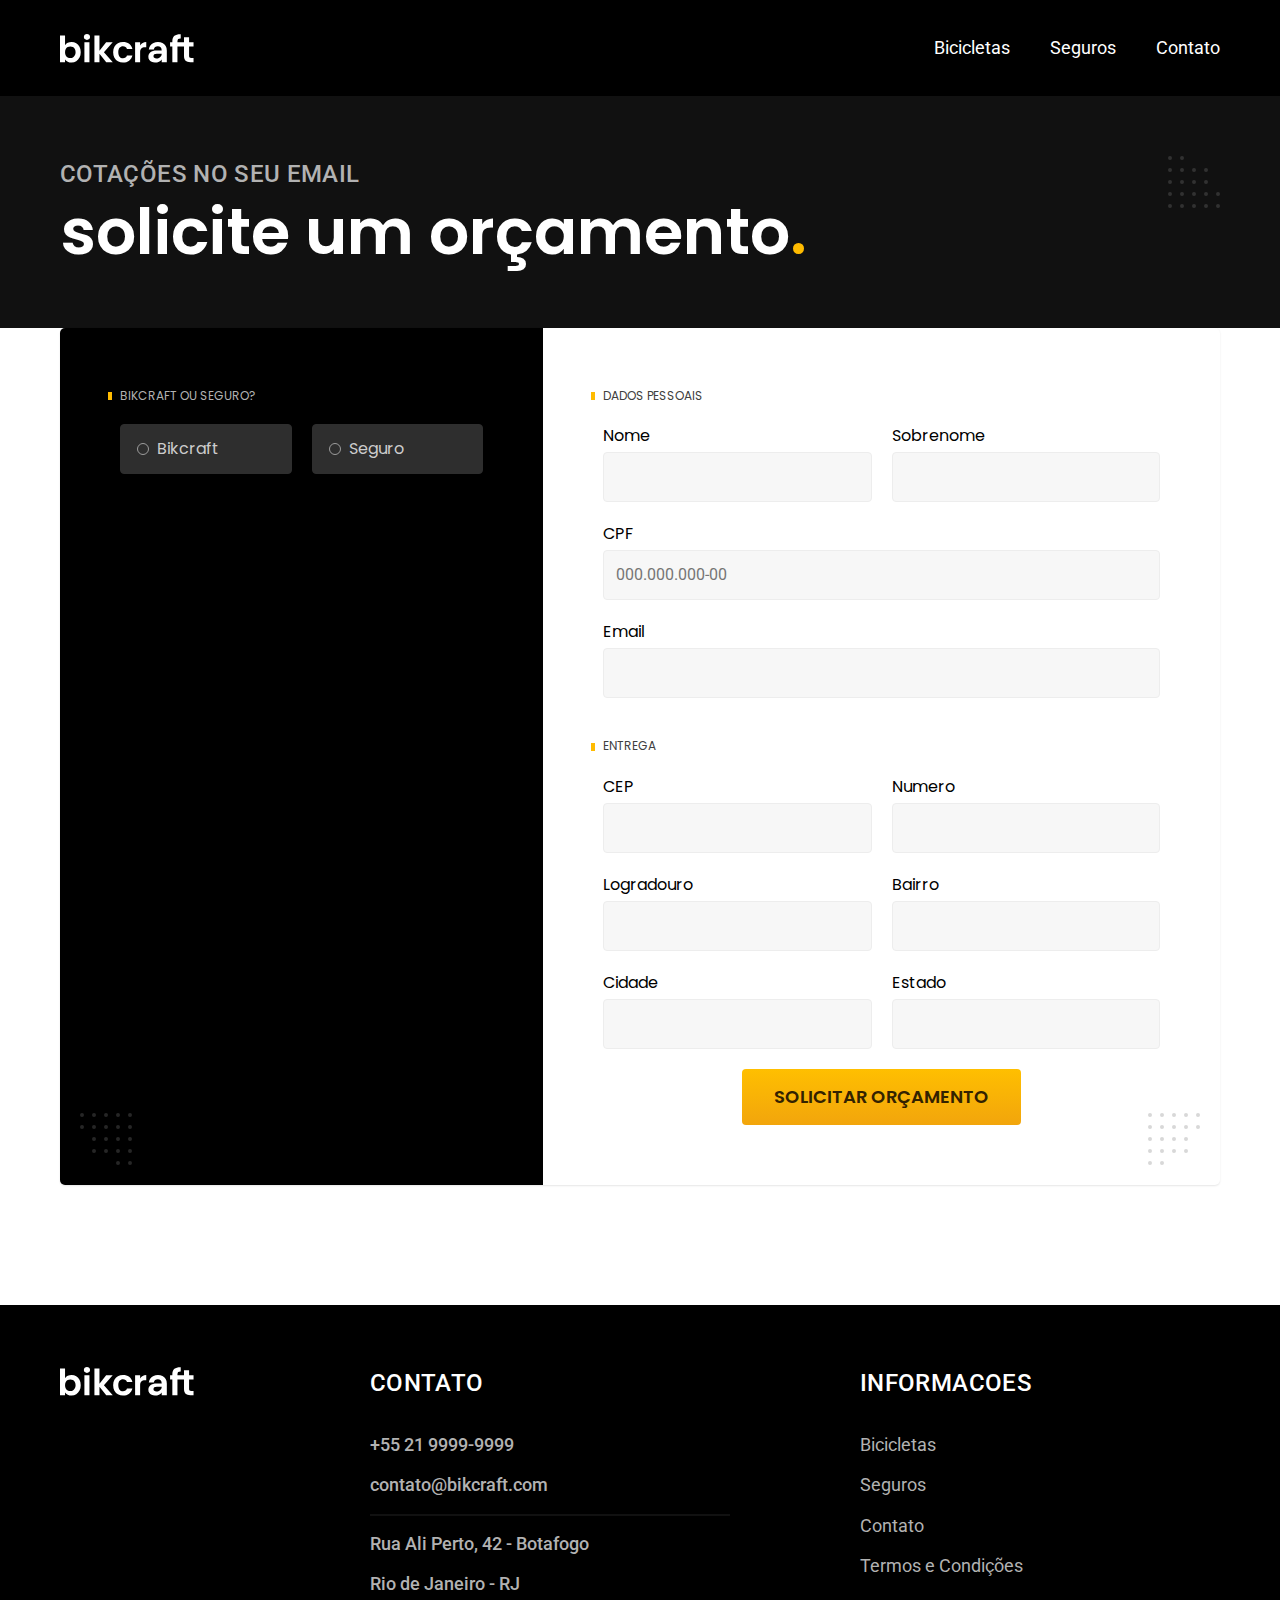
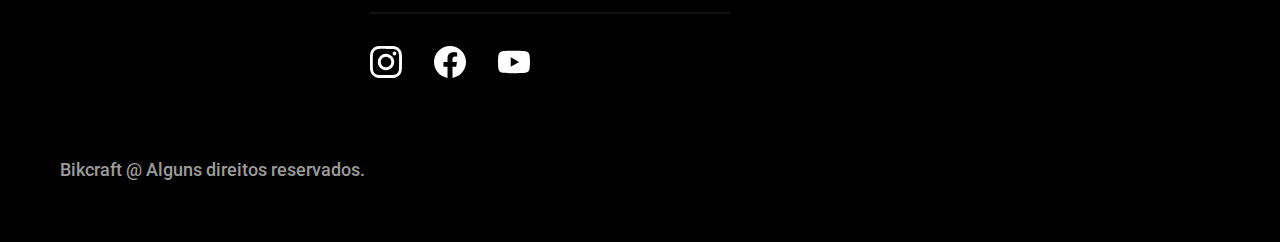
<file: orcamento.html>
<!DOCTYPE html>
<html lang="pt-br">
<head>
    <meta charset="UTF-8">
    <meta http-equiv="X-UA-Compatible" content="IE=edge">
    <meta name="viewport" content="width=device-width, initial-scale=1.0">
    <title>Orcamento | Bikcraft</title>
    <meta name="description" content="Termos e condições.">
    
    <link rel="preconnect" href="https://fonts.googleapis.com">
    <link rel="preconnect" href="https://fonts.gstatic.com" crossorigin>
    <link href="https://fonts.googleapis.com/css2?family=Merriweather:ital,wght@1,900&family=Poppins:wght@400;600&family=Roboto:wght@400;500&display=swap" rel="stylesheet">
    
        <link rel="shortcut icon" href="favicon.ico" type="image/svg+xml">
    
    <link rel="preload" href="./css/style.min.css" as="style">
    <link rel="stylesheet" href="css/style.min.css">

    <script>document.documentElement.classList.add('js')</script>

</head>
<body id="termos">
    <header class="header-bg">
        <div class="header container">

            <a href="./index.html">
                <img src="./img/bikcraft.svg" alt="Bikcraft">
            </a>

            <nav aria-label="primaria">
                <ul class="header-menu font-1-m cor-0">
                    <li><a href="./bicicletas.html">Bicicletas</a></li>
                    <li><a href="./seguros.html">Seguros</a></li>
                    <li><a href="./contato.html">Contato</a></li>
                </ul>
            </nav>

        </div>
    </header>


    <main>

        <div class="titulo-bg">
            <div class="titulo container">
                <p class="font-2-l-b cor-5">Cotações no seu email</p>
                <h1 class="font-1-xxl cor-0">solicite um orçamento<span class="cor-p1">.</span></h1>
            </div>
        </div>

        <form action="./enviar.php" class="orcamento container">

            <div class="orcamento-produto">

                <h2 class="font-1-xs cor-5">Bikcraft ou Seguro?</h2>

                <input type="radio" name="tipo" value="bikcraft" id="bikcraft">
                <label for="bikcraft">Bikcraft</label>

                <input type="radio" name="tipo" value="seguro" id="seguro">
                <label for="seguro">Seguro</label>

                <div class="orcamento-conteudo" id="orcamento-bikcraft">
                    <h2 class="font-1-xs cor-5">Escolha a sua</h2>

                    <input type="radio" name="produto" value="nimbus" id="nimbus">
                    <label for="nimbus">Nimbus Stark <span>R$ 4999</span></label>

                    <div class="orcamento-detalhes">
                        <ul class="font-1-xs cor-8">
                            <li><img src="./img/icones/eletrica.svg" alt="">Motor Elétrico</li>
                            <li><img src="./img/icones/carbono.svg" alt="">Fibra de carbono</li>
                            <li><img src="./img/icones/velocidade.svg" alt="">50 km/h</li>
                            <li><img src="./img/icones/rastreador.svg" alt="">Rastreador</li>
                        </ul>
                        <img src="./img/bicicletas/nimbus.jpg" alt="Bicicleta preta">
                    </div>

                    <input type="radio" name="produto" value="magic" id="magic">
                    <label for="magic">Magic Might <span>R$ 2499</span></label>

                    <div class="orcamento-detalhes">
                        <ul class="font-1-xs cor-8">
                            <li class=""><img src="./img/icones/eletrica.svg" alt="">Motor Elétrico</li>
                            <li class=""><img src="./img/icones/carbono.svg" alt="">Fibra de carbono</li>
                            <li class=""><img src="./img/icones/velocidade.svg" alt="">45 km/h</li>
                            <li class=""><img src="./img/icones/rastreador.svg" alt="">Rastreador</li>
                        </ul>
                        <img src="./img/bicicletas/magic.jpg" alt="Bicicleta preta">
                    </div>

                    <input type="radio" name="produto" value="nebula" id="nebula">
                    <label for="nebula">Nebula Cosmic <span>R$ 3999</span></label>

                    <div class="orcamento-detalhes">
                        <ul class="font-1-xs cor-8">
                            <li><img src="./img/icones/eletrica.svg" alt="">Motor Elétrico</li>
                            <li><img src="./img/icones/carbono.svg" alt="">Fibra de carbono</li>
                            <li><img src="./img/icones/velocidade.svg" alt="">40 km/h</li>
                            <li><img src="./img/icones/rastreador.svg" alt="">Rastreador</li>
                        </ul>
                        <img src="./img/bicicletas/nebula.jpg" alt="Bicicleta branca">
                    </div>


                </div>

                <div class="orcamento-conteudo" id="orcamento-seguro">
                    <h2 class="font-1-xs cor-5">Escolha o plano</h2>

                    <input type="radio" name="produto" value="prata" id="prata">
                    <label for="prata">Prata <span>R$ 199</span></label>

                    <input type="radio" name="produto" value="ouro" id="ouro">
                    <label for="ouro">Ouro <span>R$ 299</span></label>

                </div>

            </div>

            <div class="orcamento-dados form">
                
                <h2 class="font-1-xs cor-9 col-2">dados pessoais</h2>
                
                <div>
                    <label for="nome">Nome</label>
                    <input type="text" id="nome" name="nome">
                </div>
                
                <div>
                    <label for="sobrenome">Sobrenome</label>
                    <input type="text" id="sobrenome" name="sobrenome">
                </div>
                
                <div class="col-2">
                    <label for="cpf">CPF</label>
                    <input type="text" id="cpf" name="cpf" placeholder="000.000.000-00">
                </div>
                
                <div class="col-2">
                    <label for="email">Email</label>
                    <input required type="email" id="email" name="email">
                </div>
                
                <h2 class="font-1-xs cor-9 col-2">Entrega</h2>

                <div>
                    <label for="cep">CEP</label>
                    <input type="text" id="cep" name="cep">
                </div>

                <div>
                    <label for="numero">Numero</label>
                    <input type="text" id="numero" name="numero">
                </div>

                <div>
                    <label for="logradouro">Logradouro</label>
                    <input type="text" id="logradouro" name="logradouro">
                </div>

                <div>
                    <label for="bairro">Bairro</label>
                    <input type="text" id="bairro" name="bairro">
                </div>

                <div>
                    <label for="cidade">Cidade</label>
                    <input type="text" id="cidade" name="cidade">
                </div>

                <div>
                    <label for="estado">Estado</label>
                    <input type="text" id="estado" name="estado">
                </div>

                <button class="botao col-2">Solicitar Orçamento</button>

            </div>
        </form>

    </main>


    <footer class="footer-bg">
        <div class="footer container">

            <img src="./img/bikcraft.svg" alt="Bikcraft">
            
            <div class="footer-contato">
                <h3 class="font-2-l-b cor-0">Contato</h3>
                <ul class="font-2-m cor-5">
                    <li><a href="tel:+552199999999">+55 21 9999-9999</a></li>
                    <li><a href="mailto:+552199999999">contato@bikcraft.com</a></li>
                    <li>Rua Ali Perto, 42 - Botafogo</li>
                    <li>Rio de Janeiro - RJ</li>
                </ul>
                <div class="footer-redes">
                    <a href="./">
                        <img src="./img/redes/instagram.svg" alt="">
                    </a>
                    <a href="./">
                        <img src="./img/redes/facebook.svg" alt="">
                    </a>
                    <a href="./">
                        <img src="./img/redes/youtube.svg" alt="">
                    </a>
                </div>
            </div>

            <div class="footer-informacoes">
                <h3 class="font-2-l-b cor-0">Informacoes</h3>
                <nav>
                    <ul class="font-1-m cor-5">
                        <li>
                            <a href="./bicicletas.html">Bicicletas</a>
                        </li>
                        <li>
                            <a href="./seguros.html">Seguros</a>
                        </li>
                        <li>
                            <a href="./contato.html">Contato</a>
                        </li>
                        <li>
                            <a href="./termos.html">Termos e Condições</a>
                        </li>
                    </ul>
                </nav>
            </div>

            <p class="footer-copy font-2-m cor-6">Bikcraft @ Alguns direitos reservados.</p>

        </div>
    </footer>

    <script src="./js/script.js"></script>
    <script src="./js/formulario.js"></script>
</body>
</html>
</file>
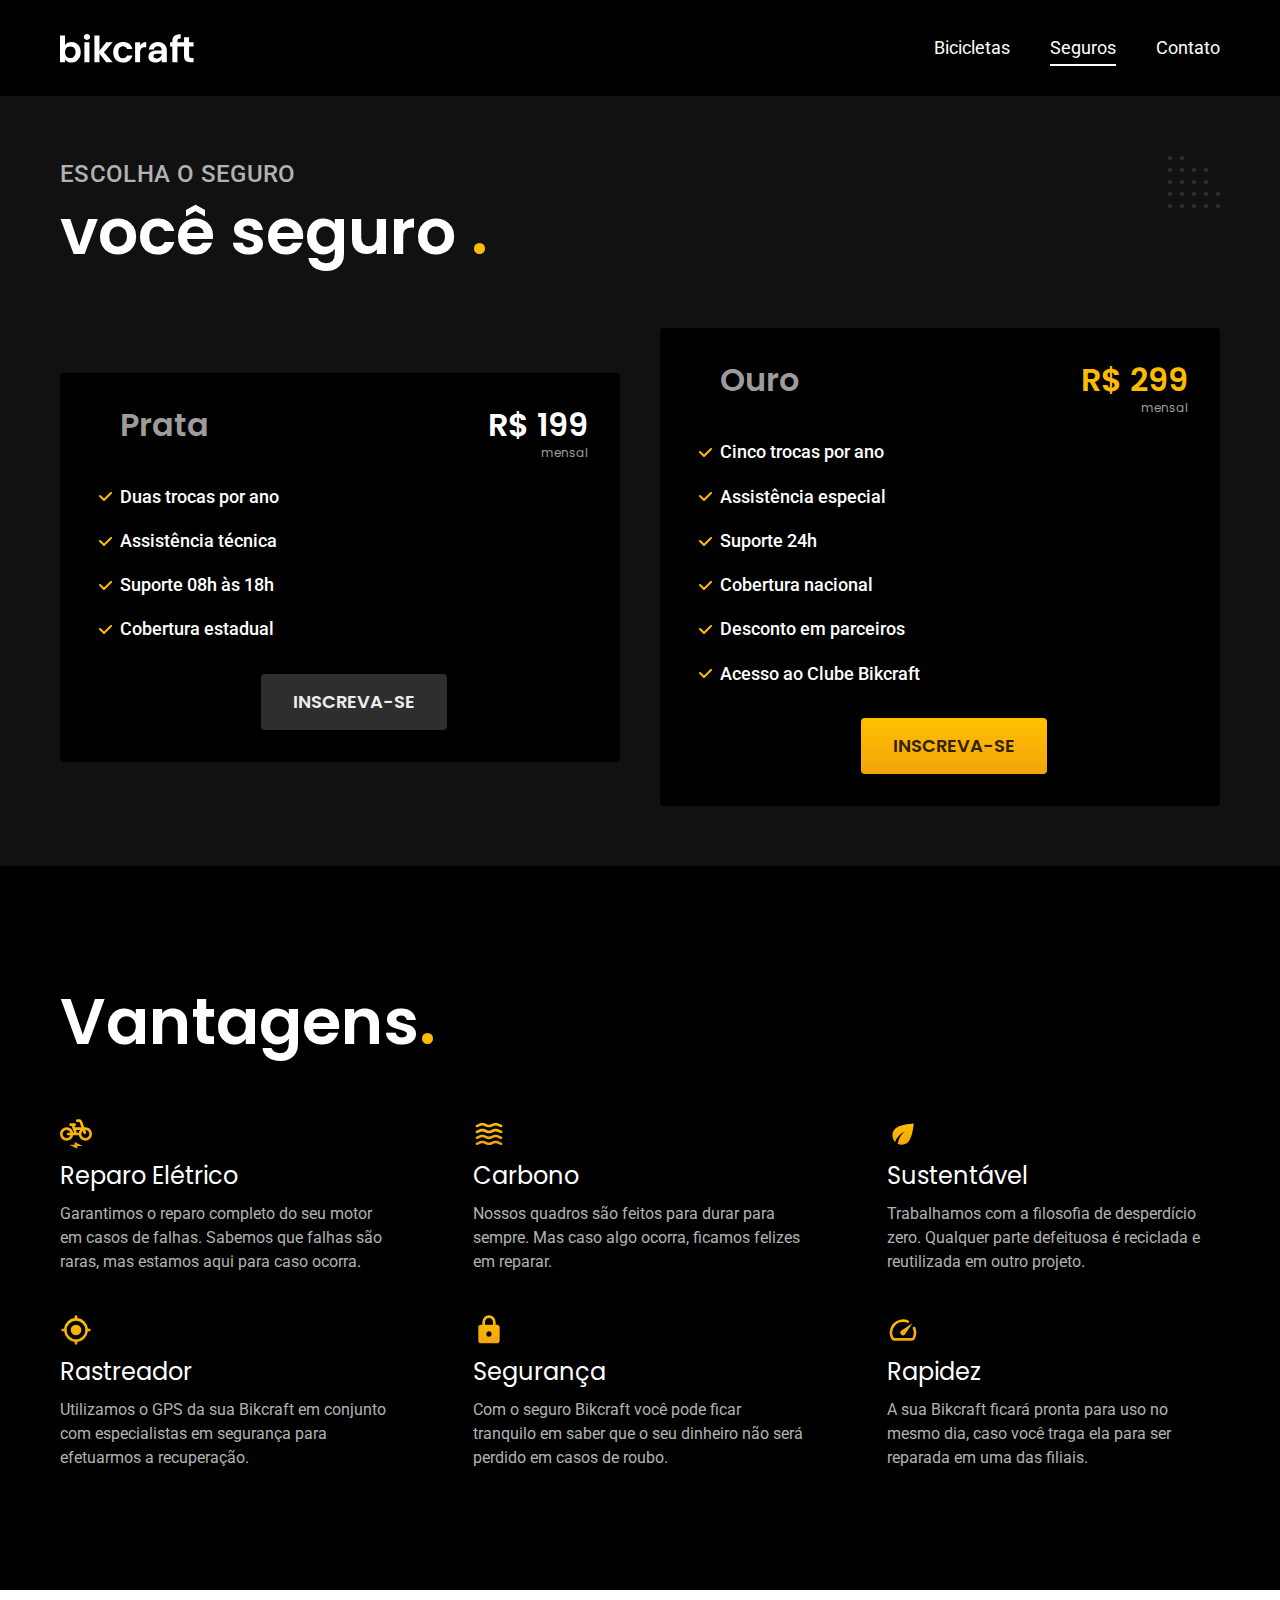
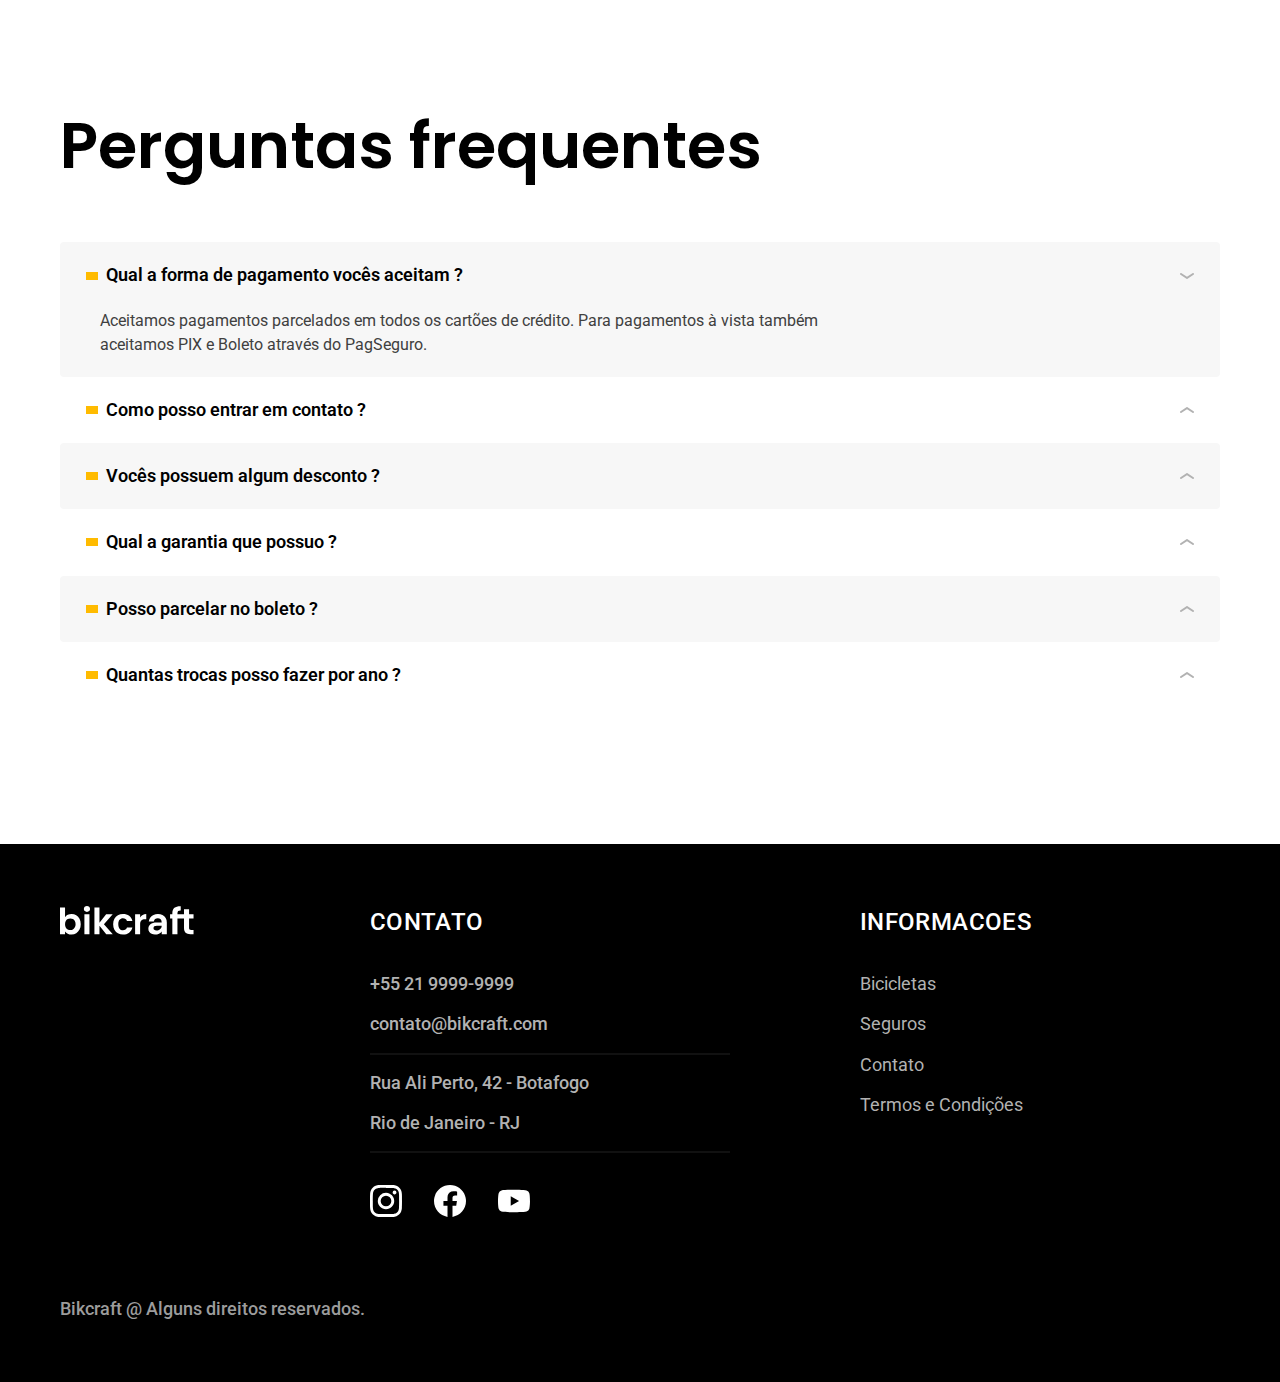
<file: seguros.html>
<!DOCTYPE html>
<html lang="pt-br">
<head>
    <meta charset="UTF-8">
    <meta http-equiv="X-UA-Compatible" content="IE=edge">
    <meta name="viewport" content="width=device-width, initial-scale=1.0">
    <title>Seguros</title>
    <meta name="description" content="Termos e condições.">
    
    <link rel="preconnect" href="https://fonts.googleapis.com">
    <link rel="preconnect" href="https://fonts.gstatic.com" crossorigin>
    <link href="https://fonts.googleapis.com/css2?family=Merriweather:ital,wght@1,900&family=Poppins:wght@400;600&family=Roboto:wght@400;500&display=swap" rel="stylesheet">
    
        <link rel="shortcut icon" href="favicon.ico" type="image/svg+xml">
    
    <link rel="preload" href="./css/style.min.css" as="style">
    <link rel="stylesheet" href="css/style.min.css">

    <script>document.documentElement.classList.add('js')</script>

</head>
<body id="seguros">
    <header class="header-bg">
        <div class="header container">

            <a href="./index.html">
                <img src="./img/bikcraft.svg" alt="Bikcraft">
            </a>

            <nav aria-label="primaria">
                <ul class="header-menu font-1-m cor-0">
                    <li><a href="./bicicletas.html">Bicicletas</a></li>
                    <li><a href="./seguros.html">Seguros</a></li>
                    <li><a href="./contato.html">Contato</a></li>
                </ul>
            </nav>

        </div>
    </header>


    <main class="seguros-bg">

        <div class="titulo-bg">
            <div class="titulo container">
                <p class="font-2-l-b cor-5">Escolha o seguro</p>
                <h1 class="font-1-xxl cor-0">você seguro <span class="cor-p1">.</span></h1>
            </div>
        </div>

        <div class="seguros container">

            <div class="seguros-item fadeInLeft" data-anime="200">
                <h3 class="font-1-xl cor-6">Prata</h3>
                <span class="font-1-xl cor-0">R$ 199 <span class="font-1-xs cor-6">mensal</span></span>
                <ul class="font-2-m cor-0">
                    <li>Duas trocas por ano</li>
                    <li>Assistência técnica</li>
                    <li>Suporte 08h às 18h</li>
                    <li>Cobertura estadual</li>
                </ul>
                <a class="botao secundario" href="./orcamento.html?tipo=seguro&produto=prata">Inscreva-se</a>
            </div>

            <div class="seguros-item fadeInRight" data-anime="400">
                <h3 class="font-1-xl cor-6">Ouro</h3>
                <span class="font-1-xl cor-p1">R$ 299 <span class="font-1-xs cor-6">mensal</span></span>
                <ul class="font-2-m cor-0">
                    <li>Cinco trocas por ano</li>
                    <li>Assistência especial</li>
                    <li>Suporte 24h</li>
                    <li>Cobertura nacional</li>
                    <li>Desconto em parceiros</li>
                    <li>Acesso ao Clube Bikcraft</li>
                </ul>
                <a class="botao" href="./orcamento.html?tipo=seguro&produto=ouro">Inscreva-se</a>
            </div>

        </div>


    </main>

    <article>
        <div class="vantagens-bg">
            <div class="vantagens container">

                <h2 class="font-1-xxl cor-0">Vantagens<span class="cor-p1">.</span></h2>   

                <ul>
                    <li>
                        <img src="./img/icones/eletrica.svg" alt="">
                        <h3 class="font-1-l cor-0">Reparo Elétrico</h3>
                        <p class="font-2-s cor-5">
                            Garantimos o reparo completo do seu motor em casos de falhas. Sabemos que falhas são raras, mas estamos aqui para caso ocorra.
                        </p>
                    </li>
                    <li>
                        <img src="./img/icones/carbono.svg" alt="">
                        <h3 class="font-1-l cor-0">Carbono</h3>
                        <p class="font-2-s cor-5">
                            Nossos quadros são feitos para durar para sempre. Mas caso algo ocorra, ficamos felizes em reparar.
                        </p>
                    </li>
                    <li>
                        <img src="./img/icones/sustentavel.svg" alt="">
                        <h3 class="font-1-l cor-0">Sustentável</h3>
                        <p class="font-2-s cor-5">
                            Trabalhamos com a filosofia de desperdício zero. Qualquer parte defeituosa é reciclada e reutilizada em outro projeto.
                        </p>
                    </li>
                    <li>
                        <img src="./img/icones/rastreador.svg" alt="">
                        <h3 class="font-1-l cor-0">Rastreador</h3>
                        <p class="font-2-s cor-5">
                            Utilizamos o GPS da sua Bikcraft em conjunto com especialistas em segurança para efetuarmos a recuperação.
                        </p>
                    </li>
                    <li>
                        <img src="./img/icones/seguro.svg" alt="">
                        <h3 class="font-1-l cor-0">Segurança</h3>
                        <p class="font-2-s cor-5">
                            Com o seguro Bikcraft você pode ficar tranquilo em saber que o seu dinheiro não será perdido em casos de roubo.
                        </p>
                    </li>
                    <li>
                        <img src="./img/icones/velocidade.svg" alt="">
                        <h3 class="font-1-l cor-0">Rapidez</h3>
                        <p class="font-2-s cor-5">
                            A sua Bikcraft ficará pronta para uso no mesmo dia, caso você traga ela para ser reparada em uma das filiais.
                        </p>
                    </li>
                </ul>

            </div>
        </div>
    </article>

    <article class="perguntas container">
        
        <h2 class="font-1-xxl">Perguntas frequentes</h2>

        <dl>
            <div>
                <dt><button class="font-1-m-b" aria-controls="pergunta1" aria-expanded="true">Qual a forma de pagamento vocês aceitam ?</button></dt>
                <dd id="pergunta1" class="font-2-s cor-9 ativa">
                    Aceitamos pagamentos parcelados em todos os cartões de crédito. Para pagamentos à vista também aceitamos PIX e Boleto através do PagSeguro.
                </dd>
            </div>
            <div>
                <dt><button class="font-1-m-b" aria-controls="pergunta2" aria-expanded="false">Como posso entrar em contato ?</button></dt>
                <dd id="pergunta2" class="font-2-s cor-9">
                    Aceitamos pagamentos parcelados em todos os cartões de crédito. Para pagamentos à vista também aceitamos PIX e Boleto através do PagSeguro.
                </dd>
            </div>
            <div>
                <dt><button class="font-1-m-b" aria-controls="pergunta3" aria-expanded="false">Vocês possuem algum desconto ?</button></dt>
                <dd id="pergunta3" class="font-2-s cor-9">
                    Aceitamos pagamentos parcelados em todos os cartões de crédito. Para pagamentos à vista também aceitamos PIX e Boleto através do PagSeguro.
                </dd>
            </div>
            <div>
                <dt><button class="font-1-m-b" aria-controls="pergunta4" aria-expanded="false">Qual a garantia que possuo ?</button></dt>
                <dd id="pergunta4" class="font-2-s cor-9">
                    Aceitamos pagamentos parcelados em todos os cartões de crédito. Para pagamentos à vista também aceitamos PIX e Boleto através do PagSeguro.
                </dd>
            </div>
            <div>
                <dt><button class="font-1-m-b" aria-controls="pergunta5" aria-expanded="false">Posso parcelar no boleto ?</button></dt>
                <dd id="pergunta5" class="font-2-s cor-9">
                    Aceitamos pagamentos parcelados em todos os cartões de crédito. Para pagamentos à vista também aceitamos PIX e Boleto através do PagSeguro.
                </dd>
            </div>
            <div>
                <dt><button class="font-1-m-b" aria-controls="pergunta6" aria-expanded="false">Quantas trocas posso fazer por ano ?</button></dt>
                <dd id="pergunta6" class="font-2-s cor-9">
                    Aceitamos pagamentos parcelados em todos os cartões de crédito. Para pagamentos à vista também aceitamos PIX e Boleto através do PagSeguro.
                </dd>
            </div>
        </dl>

    </article>


    <footer class="footer-bg">
        <div class="footer container">

            <img src="./img/bikcraft.svg" alt="Bikcraft">
            
            <div class="footer-contato">
                <h3 class="font-2-l-b cor-0">Contato</h3>
                <ul class="font-2-m cor-5">
                    <li><a href="tel:+552199999999">+55 21 9999-9999</a></li>
                    <li><a href="mailto:+552199999999">contato@bikcraft.com</a></li>
                    <li>Rua Ali Perto, 42 - Botafogo</li>
                    <li>Rio de Janeiro - RJ</li>
                </ul>
                <div class="footer-redes">
                    <a href="./">
                        <img src="./img/redes/instagram.svg" alt="">
                    </a>
                    <a href="./">
                        <img src="./img/redes/facebook.svg" alt="">
                    </a>
                    <a href="./">
                        <img src="./img/redes/youtube.svg" alt="">
                    </a>
                </div>
            </div>

            <div class="footer-informacoes">
                <h3 class="font-2-l-b cor-0">Informacoes</h3>
                <nav>
                    <ul class="font-1-m cor-5">
                        <li>
                            <a href="./bicicletas.html">Bicicletas</a>
                        </li>
                        <li>
                            <a href="./seguros.html">Seguros</a>
                        </li>
                        <li>
                            <a href="./contato.html">Contato</a>
                        </li>
                        <li>
                            <a href="./termos.html">Termos e Condições</a>
                        </li>
                    </ul>
                </nav>
            </div>

            <p class="footer-copy font-2-m cor-6">Bikcraft @ Alguns direitos reservados.</p>

        </div>
    </footer>
    <script src="./js/plugins/simple-anime.js"></script>
    <script src="./js/script.js"></script>
</body>
</html>
</file>
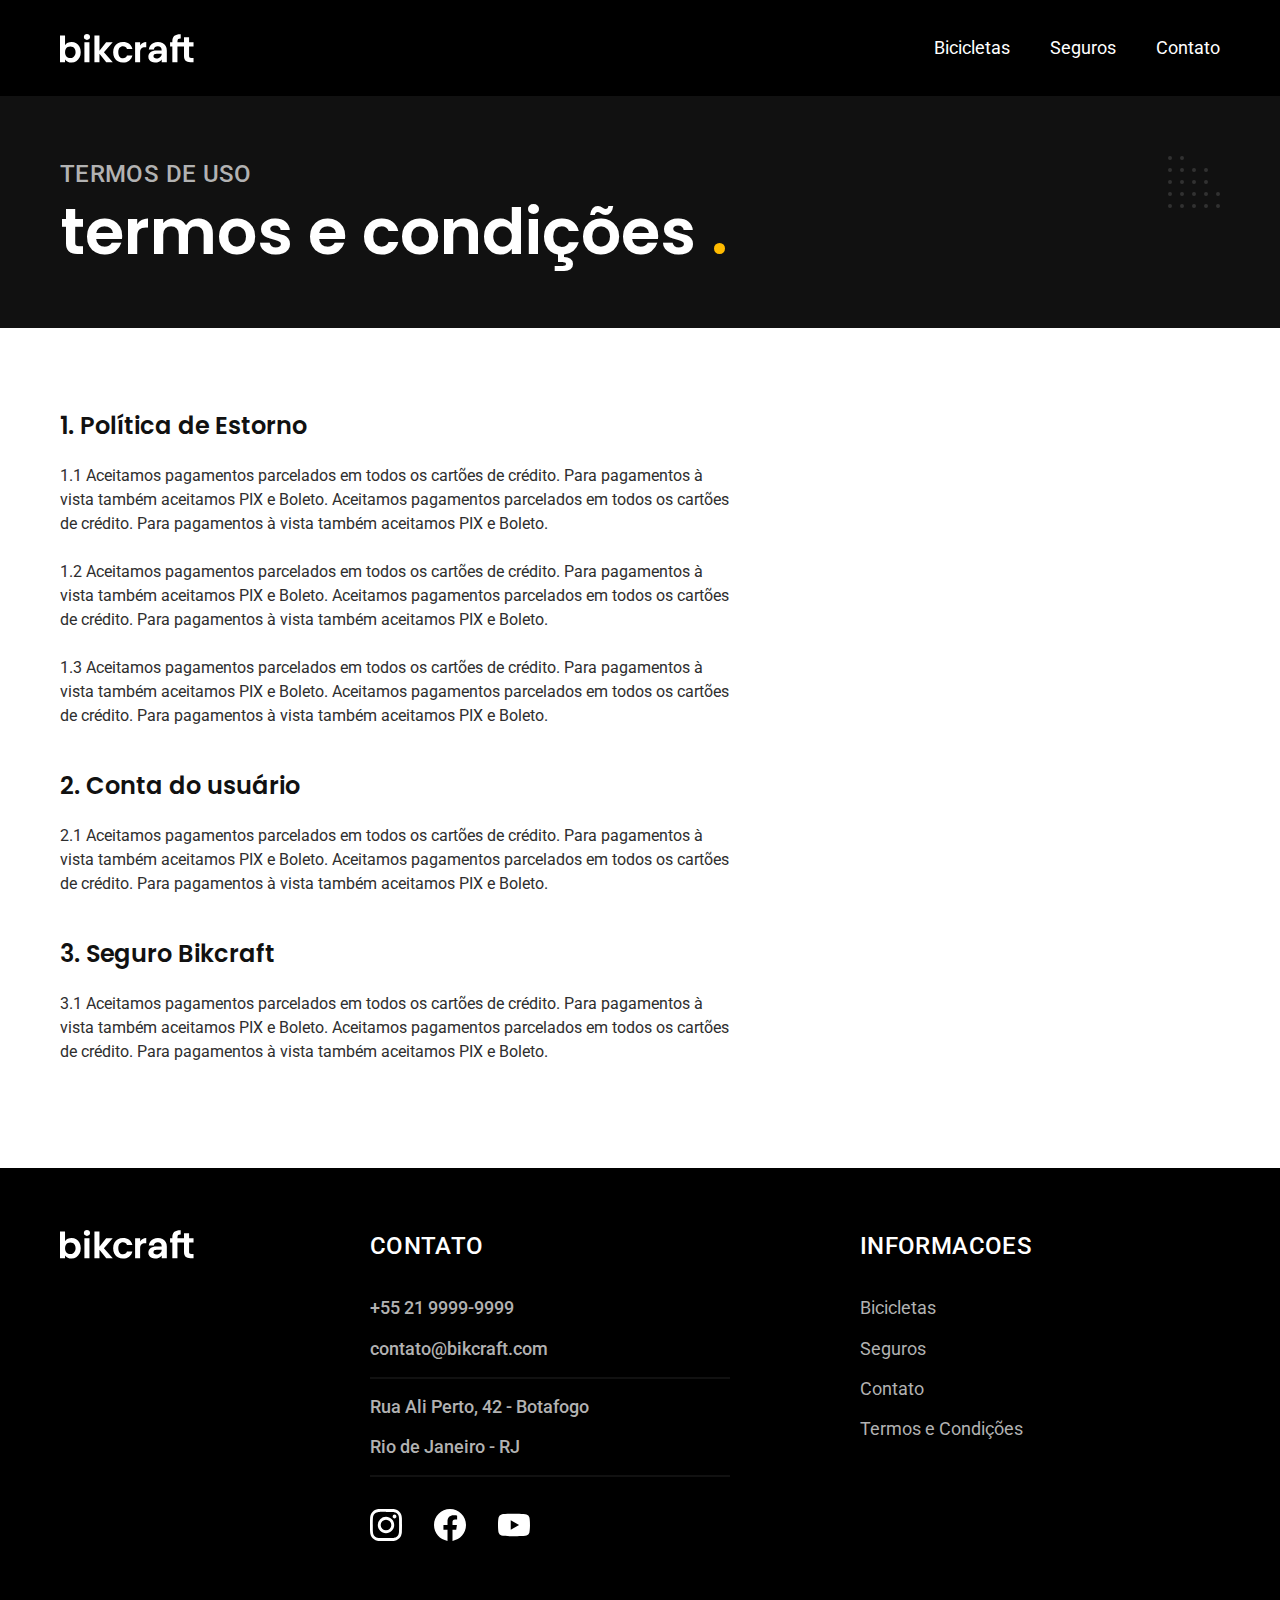
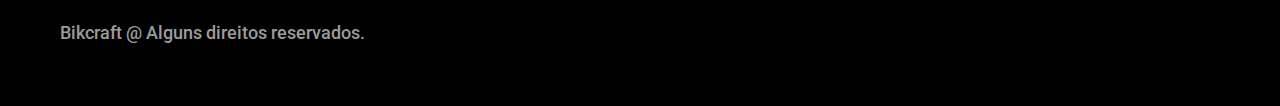
<file: termos.html>
<!DOCTYPE html>
<html lang="pt-br">
<head>
    <meta charset="UTF-8">
    <meta http-equiv="X-UA-Compatible" content="IE=edge">
    <meta name="viewport" content="width=device-width, initial-scale=1.0">
    <title>Termos e Condições | Bikcraft - Bicicletas Elétricas</title>
    <meta name="description" content="Termos e condições.">
    
    <link rel="preconnect" href="https://fonts.googleapis.com">
    <link rel="preconnect" href="https://fonts.gstatic.com" crossorigin>
    <link href="https://fonts.googleapis.com/css2?family=Merriweather:ital,wght@1,900&family=Poppins:wght@400;600&family=Roboto:wght@400;500&display=swap" rel="stylesheet">
    
        <link rel="shortcut icon" href="favicon.ico" type="image/svg+xml">
    
    <link rel="preload" href="./css/style.min.css" as="style">
    <link rel="stylesheet" href="css/style.min.css">

    <script>document.documentElement.classList.add('js')</script>

</head>
<body id="termos">
    <header class="header-bg">
        <div class="header container">

            <a href="./index.html">
                <img src="./img/bikcraft.svg" alt="Bikcraft">
            </a>

            <nav aria-label="primaria">
                <ul class="header-menu font-1-m cor-0">
                    <li><a href="./bicicletas.html">Bicicletas</a></li>
                    <li><a href="./seguros.html">Seguros</a></li>
                    <li><a href="./contato.html">Contato</a></li>
                </ul>
            </nav>

        </div>
    </header>


    <main>

        <div class="titulo-bg">
            <div class="titulo container">
                <p class="font-2-l-b cor-5">Termos de uso</p>
                <h1 class="font-1-xxl cor-0">termos e condições <span class="cor-p1">.</span></h1>
            </div>
        </div>

        <div class="termos font-2-s cor-10 container">
            <h2 class="font-1-l cor-11">1. Política de Estorno</h2>
            <p>
                1.1 Aceitamos pagamentos parcelados em todos os cartões de crédito. Para pagamentos à vista também aceitamos PIX e Boleto.
                Aceitamos pagamentos parcelados em todos os cartões de crédito. Para pagamentos à vista também aceitamos PIX e Boleto.
            </p>

            <p>
                1.2 Aceitamos pagamentos parcelados em todos os cartões de crédito. Para pagamentos à vista também aceitamos PIX e Boleto.
                Aceitamos pagamentos parcelados em todos os cartões de crédito. Para pagamentos à vista também aceitamos PIX e Boleto.
            </p>

            <p>
                1.3 Aceitamos pagamentos parcelados em todos os cartões de crédito. Para pagamentos à vista também aceitamos PIX e Boleto.
                Aceitamos pagamentos parcelados em todos os cartões de crédito. Para pagamentos à vista também aceitamos PIX e Boleto.
            </p>

            <h2 class="font-1-l cor-11">2. Conta do usuário</h2>

            <p>
                2.1 Aceitamos pagamentos parcelados em todos os cartões de crédito. Para pagamentos à vista também aceitamos PIX e Boleto.
                Aceitamos pagamentos parcelados em todos os cartões de crédito. Para pagamentos à vista também aceitamos PIX e Boleto.
            </p>

            <h2 class="font-1-l cor-11">3. Seguro Bikcraft</h2>

            <p>
                3.1 Aceitamos pagamentos parcelados em todos os cartões de crédito. Para pagamentos à vista também aceitamos PIX e Boleto.
                Aceitamos pagamentos parcelados em todos os cartões de crédito. Para pagamentos à vista também aceitamos PIX e Boleto.
            </p>

        </div>

    </main>


    <footer class="footer-bg">
        <div class="footer container">

            <img src="./img/bikcraft.svg" alt="Bikcraft">
            
            <div class="footer-contato">
                <h3 class="font-2-l-b cor-0">Contato</h3>
                <ul class="font-2-m cor-5">
                    <li><a href="tel:+552199999999">+55 21 9999-9999</a></li>
                    <li><a href="mailto:+552199999999">contato@bikcraft.com</a></li>
                    <li>Rua Ali Perto, 42 - Botafogo</li>
                    <li>Rio de Janeiro - RJ</li>
                </ul>
                <div class="footer-redes">
                    <a href="./">
                        <img src="./img/redes/instagram.svg" alt="">
                    </a>
                    <a href="./">
                        <img src="./img/redes/facebook.svg" alt="">
                    </a>
                    <a href="./">
                        <img src="./img/redes/youtube.svg" alt="">
                    </a>
                </div>
            </div>

            <div class="footer-informacoes">
                <h3 class="font-2-l-b cor-0">Informacoes</h3>
                <nav>
                    <ul class="font-1-m cor-5">
                        <li>
                            <a href="./bicicletas.html">Bicicletas</a>
                        </li>
                        <li>
                            <a href="./seguros.html">Seguros</a>
                        </li>
                        <li>
                            <a href="./contato.html">Contato</a>
                        </li>
                        <li>
                            <a href="./termos.html">Termos e Condições</a>
                        </li>
                    </ul>
                </nav>
            </div>

            <p class="footer-copy font-2-m cor-6">Bikcraft @ Alguns direitos reservados.</p>

        </div>
    </footer>

    <script src="./js/script.js"></script>
</body>
</html>
</file>
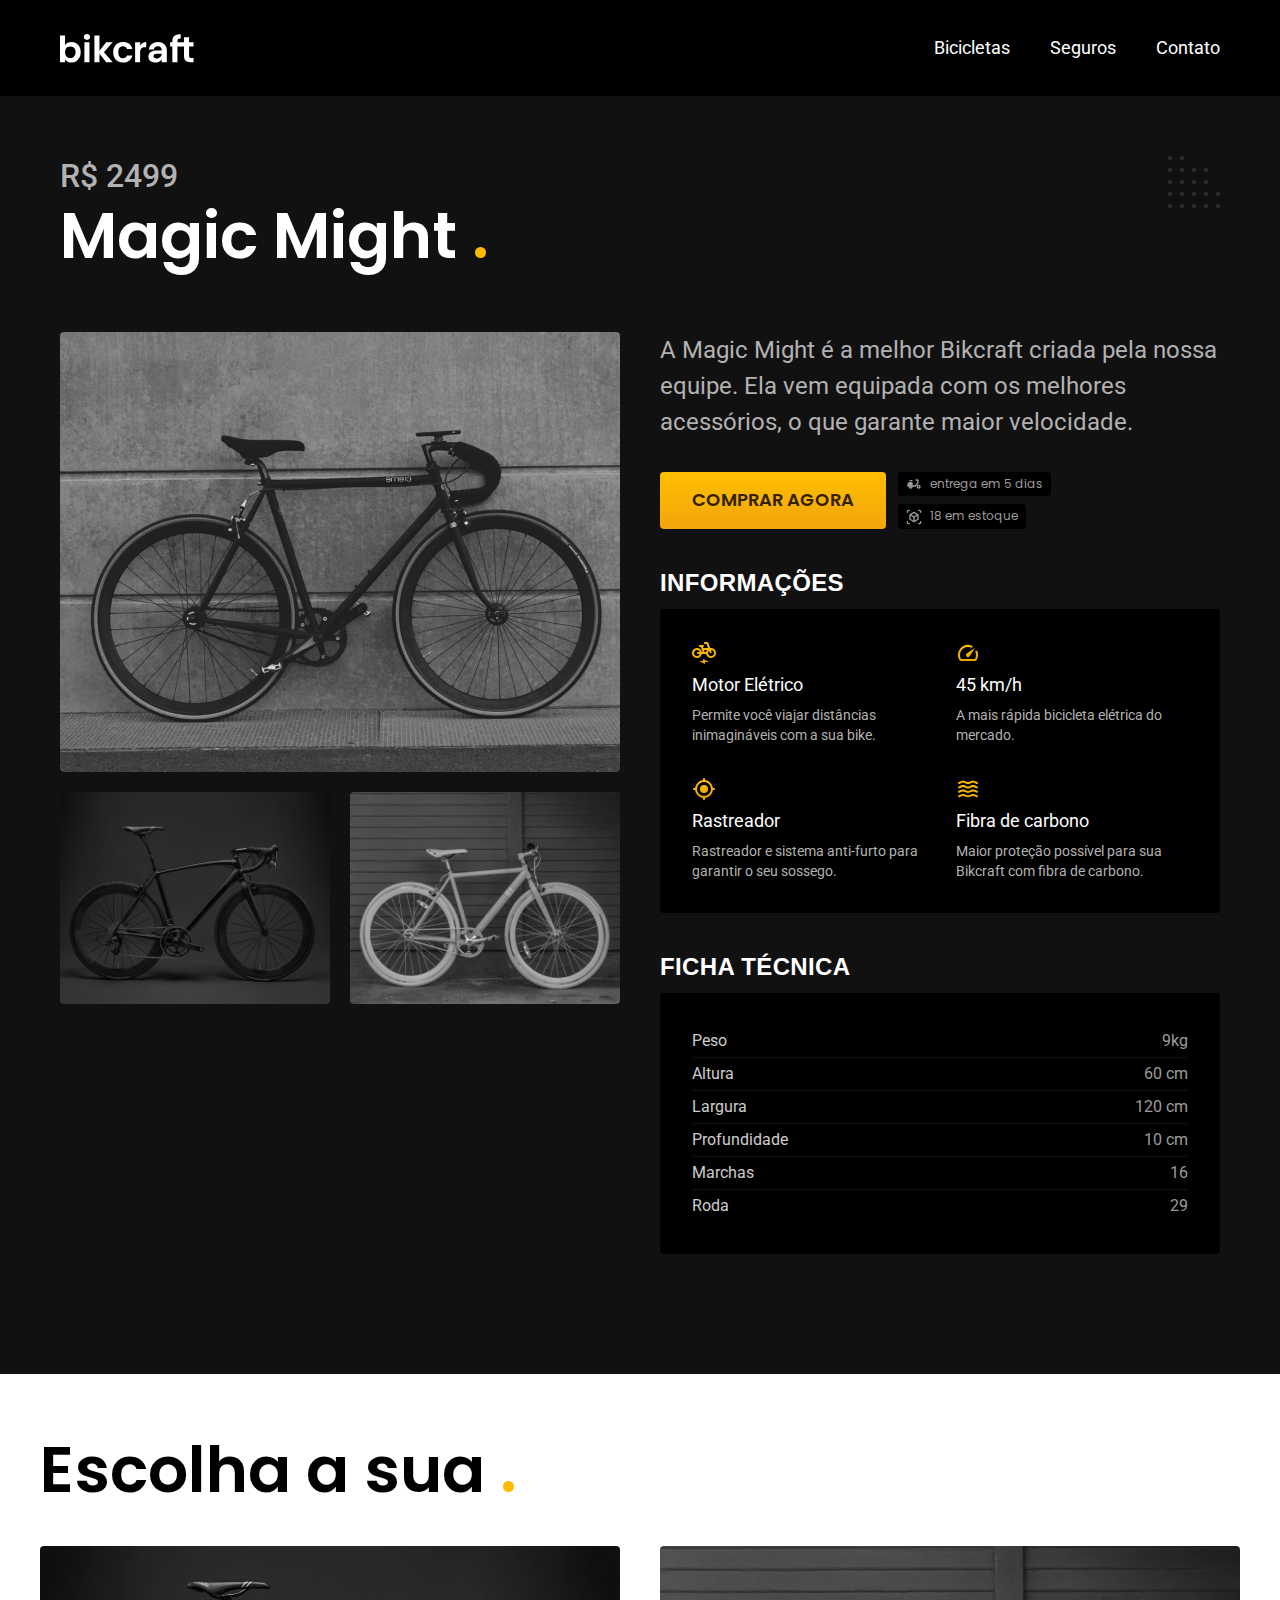
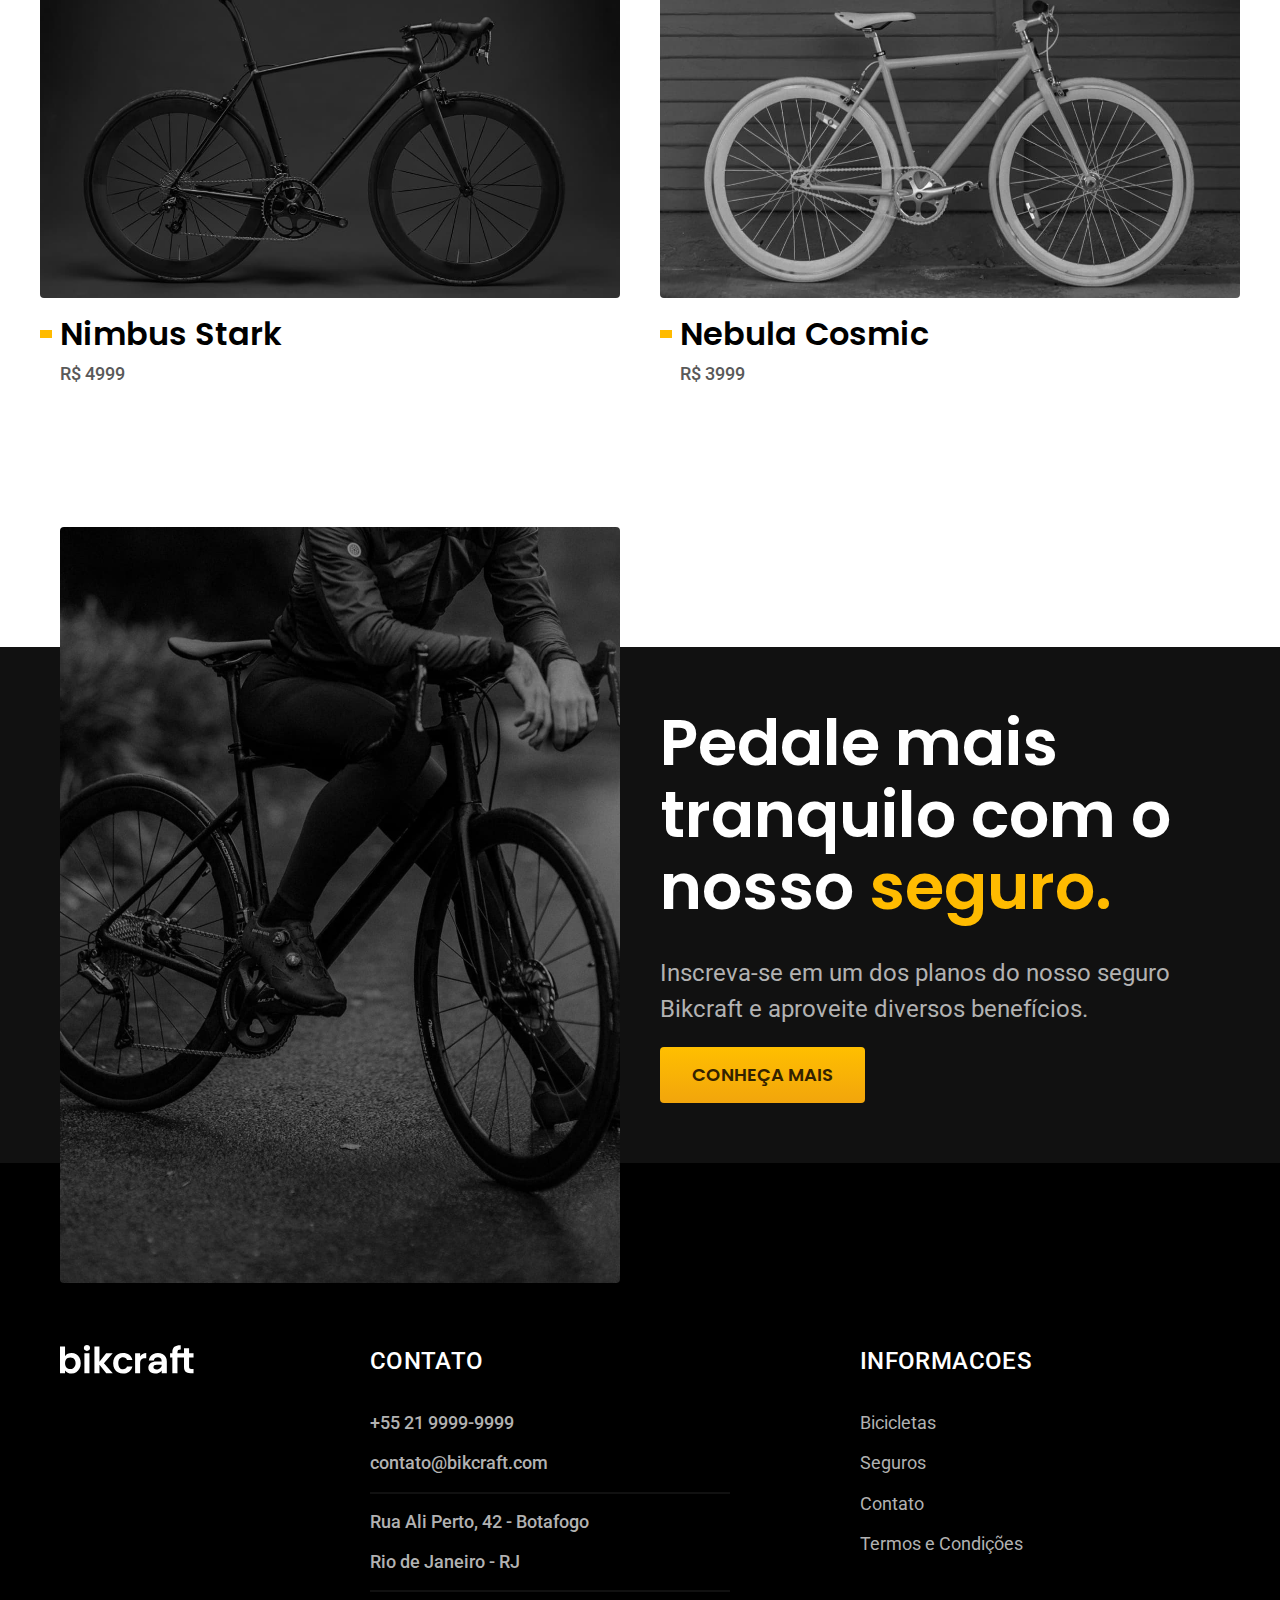
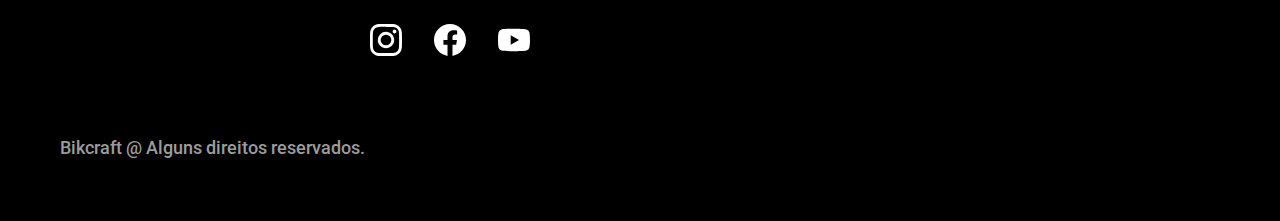
<file: bicicletas/magic.html>
<!DOCTYPE html>
<html lang="pt-br">
<head>
    <meta charset="UTF-8">
    <meta http-equiv="X-UA-Compatible" content="IE=edge">
    <meta name="viewport" content="width=device-width, initial-scale=1.0">
    <title>Magic | Bikcraft</title>
    <meta name="description" content="Termos e condições.">
    
    <link rel="preconnect" href="https://fonts.googleapis.com">
    <link rel="preconnect" href="https://fonts.gstatic.com" crossorigin>
    <link href="https://fonts.googleapis.com/css2?family=Merriweather:ital,wght@1,900&family=Poppins:wght@400;600&family=Roboto:wght@400;500&display=swap" rel="stylesheet">
    
    <link rel="shortcut icon" href="../favicon.svg" type="image/x-icon">
    <link rel="preload" href="../css/style.min.css" as="style">
    <link rel="stylesheet" href="../css/style.min.css">

    <script>document.documentElement.classList.add('js')</script>

</head>
<body id="bicicleta">
    <header class="header-bg">
        <div class="header container">

            <a href="../index.html">
                <img src="../img/bikcraft.svg" alt="Bikcraft">
            </a>

            <nav aria-label="primaria">
                <ul class="header-menu font-1-m cor-0">
                    <li><a href="../bicicletas.html">Bicicletas</a></li>
                    <li><a href="../seguros.html">Seguros</a></li>
                    <li><a href="../contato.html">Contato</a></li>
                </ul>
            </nav>

        </div>
    </header>


    <main class="titulo-bg">

        <div>
            <div class="titulo container">
                <p class="font-2-xl cor-5">R$ 2499</p>
                <h1 class="font-1-xxl cor-0">Magic Might <span class="cor-p1">.</span></h1>
            </div>
        </div>

        <div class="bicicleta container">
            
            <div class="bicicleta-imagens">
                <img src="../img/bicicleta/nimbus2.jpg" alt="Bicicleta 1">
                <img src="../img/bicicleta/nimbus1.jpg" alt="Bicicleta 2">
                <img src="../img/bicicleta/nimbus3.jpg" alt="Bicicleta 3">
            </div>

            <div class="bicicleta-conteudo">
                <p class="font-2-l cor-5">
                    A Magic Might é a melhor Bikcraft criada pela nossa equipe. Ela vem equipada com os melhores acessórios, o que garante maior velocidade.
                </p>


                <div class="bicicleta-comprar">
                    <a class="botao" href="../orcamento.html?tipo=bikcraft&produto=magic">Comprar agora</a>
                    <span class="font-1-xs cor-6"> <img src="../img/icones/entrega.svg" alt=""> entrega em 5 dias</span>
                    <span class="font-1-xs cor-6"> <img src="../img/icones/estoque.svg" alt=""> 18 em estoque</span>
                </div>

                <h2 class="font-1-x cor-0">Informações</h2>

                <ul class="bicicleta-informacoes">
                    <li>
                        <img src="../img/icones/eletrica.svg" alt="">
                        <h3 class="font-1-m cor-0">Motor Elétrico</h3>
                        <p class="font-2-xs cor-5">
                            Permite você viajar distâncias inimagináveis com a sua bike.
                        </p>
                    </li>
                    <li>
                        <img src="../img/icones/velocidade.svg" alt="">
                        <h3 class="font-1-m cor-0">45 km/h</h3>
                        <p class="font-2-xs cor-5">
                            A mais rápida bicicleta elétrica do mercado.
                        </p>
                    </li>
                    <li>
                        <img src="../img/icones/rastreador.svg" alt="">
                        <h3 class="font-1-m cor-0">Rastreador</h3>
                        <p class="font-2-xs cor-5">
                            Rastreador e sistema anti-furto para garantir o seu sossego.
                        </p>
                    </li>
                    <li>
                        <img src="../img/icones/carbono.svg" alt="">
                        <h3 class="font-1-m cor-0">Fibra de carbono</h3>
                        <p class="font-2-xs cor-5">
                            Maior proteção possível para sua Bikcraft com fibra de carbono.
                        </p>
                    </li>
                </ul>

                <h2 class="font-1-x cor-0">Ficha Técnica</h2>

                <ul class="bicicleta-ficha font-2-s cor-4">
                    <li>Peso <span>9kg</span></li>
                    <li>Altura <span>60 cm</span></li>
                    <li>Largura <span>120 cm</span></li>
                    <li>Profundidade <span>10 cm</span></li>
                    <li>Marchas <span>16</span></li>
                    <li>Roda <span>29</span></li>
                </ul>

            </div>    
        </div>

    </main>

    
    <article class="bicicletas-lista container">

        <h2 class="font-1-xxl">Escolha a sua <span class="cor-p1">.</span></h2>

        <ul>
            <li>
                 <a href="./nimbus.html">
                    <img src="../img/bicicletas/nimbus.jpg" alt="Bicicleta Preta">
                    <h3 class="font-1-xl">Nimbus Stark</h3>
                    <span class="font-2-m cor-8">R$ 4999</span>
                 </a>   
            </li>
           <li>
                <a href="./nebula.html">
                    <img src="../img/bicicletas/nebula.jpg" alt="Bicicleta Preta">
                    <h3 class="font-1-xl">Nebula Cosmic</h3>
                    <span class="font-2-m cor-8">R$ 3999</span>
                </a>   
            </li>  
                      
        </ul>

    </article>

    <article class="seguro-bg">
        <div class="seguro container">
            <div class="seguro-imagem">
                <img src="../img/fotos/seguros.jpg" alt="Pessoa parada em cima de uma bicicleta" class="seguro-imagem">
            </div>
            <div class="seguro-conteudo">
                <h2 class="font-1-xxl cor-0">Pedale mais tranquilo com o nosso <span class="cor-p1">seguro.</span></h2>
                <p class="font-2-l cor-5">
                    Inscreva-se em um dos planos do nosso seguro Bikcraft e aproveite diversos benefícios.
                </p>
                <a class="botao" href="../seguros.html">Conheça Mais</a>
            </div>
        </div>
    </article>


    <footer class="footer-bg">
        <div class="footer container">

            <img src="../img/bikcraft.svg" alt="Bikcraft">
            
            <div class="footer-contato">
                <h3 class="font-2-l-b cor-0">Contato</h3>
                <ul class="font-2-m cor-5">
                    <li><a href="tel:+552199999999">+55 21 9999-9999</a></li>
                    <li><a href="mailto:+552199999999">contato@bikcraft.com</a></li>
                    <li>Rua Ali Perto, 42 - Botafogo</li>
                    <li>Rio de Janeiro - RJ</li>
                </ul>
                <div class="footer-redes">
                    <a href="../">
                        <img src="../img/redes/instagram.svg" alt="">
                    </a>
                    <a href="../">
                        <img src="../img/redes/facebook.svg" alt="">
                    </a>
                    <a href="../">
                        <img src="../img/redes/youtube.svg" alt="">
                    </a>
                </div>
            </div>

            <div class="footer-informacoes">
                <h3 class="font-2-l-b cor-0">Informacoes</h3>
                <nav>
                    <ul class="font-1-m cor-5">
                        <li>
                            <a href="../bicicletas.html">Bicicletas</a>
                        </li>
                        <li>
                            <a href="../seguros.html">Seguros</a>
                        </li>
                        <li>
                            <a href="../contato.html">Contato</a>
                        </li>
                        <li>
                            <a href="../termos.html">Termos e Condições</a>
                        </li>
                    </ul>
                </nav>
            </div>

            <p class="footer-copy font-2-m cor-6">Bikcraft @ Alguns direitos reservados.</p>

        </div>
    </footer>

    <script src="../js/script.js"></script>
</body>
</html>
</file>
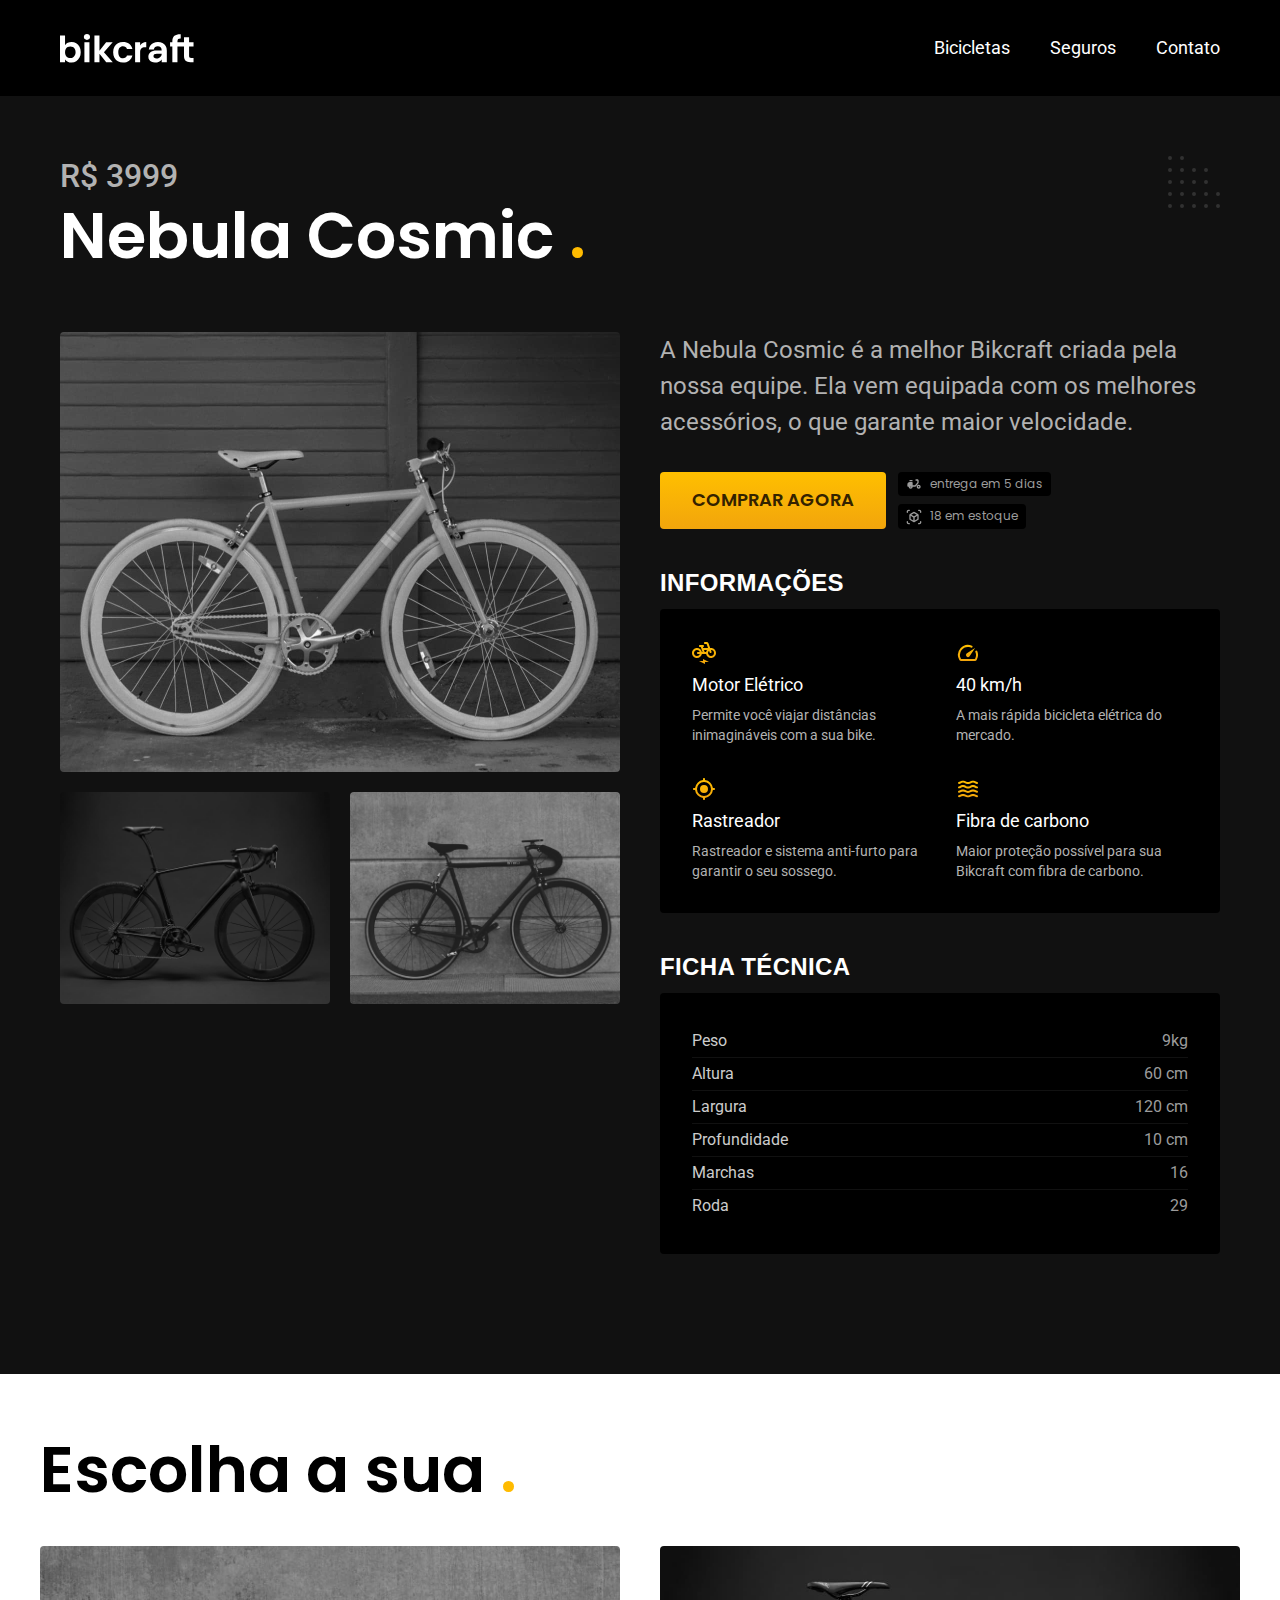
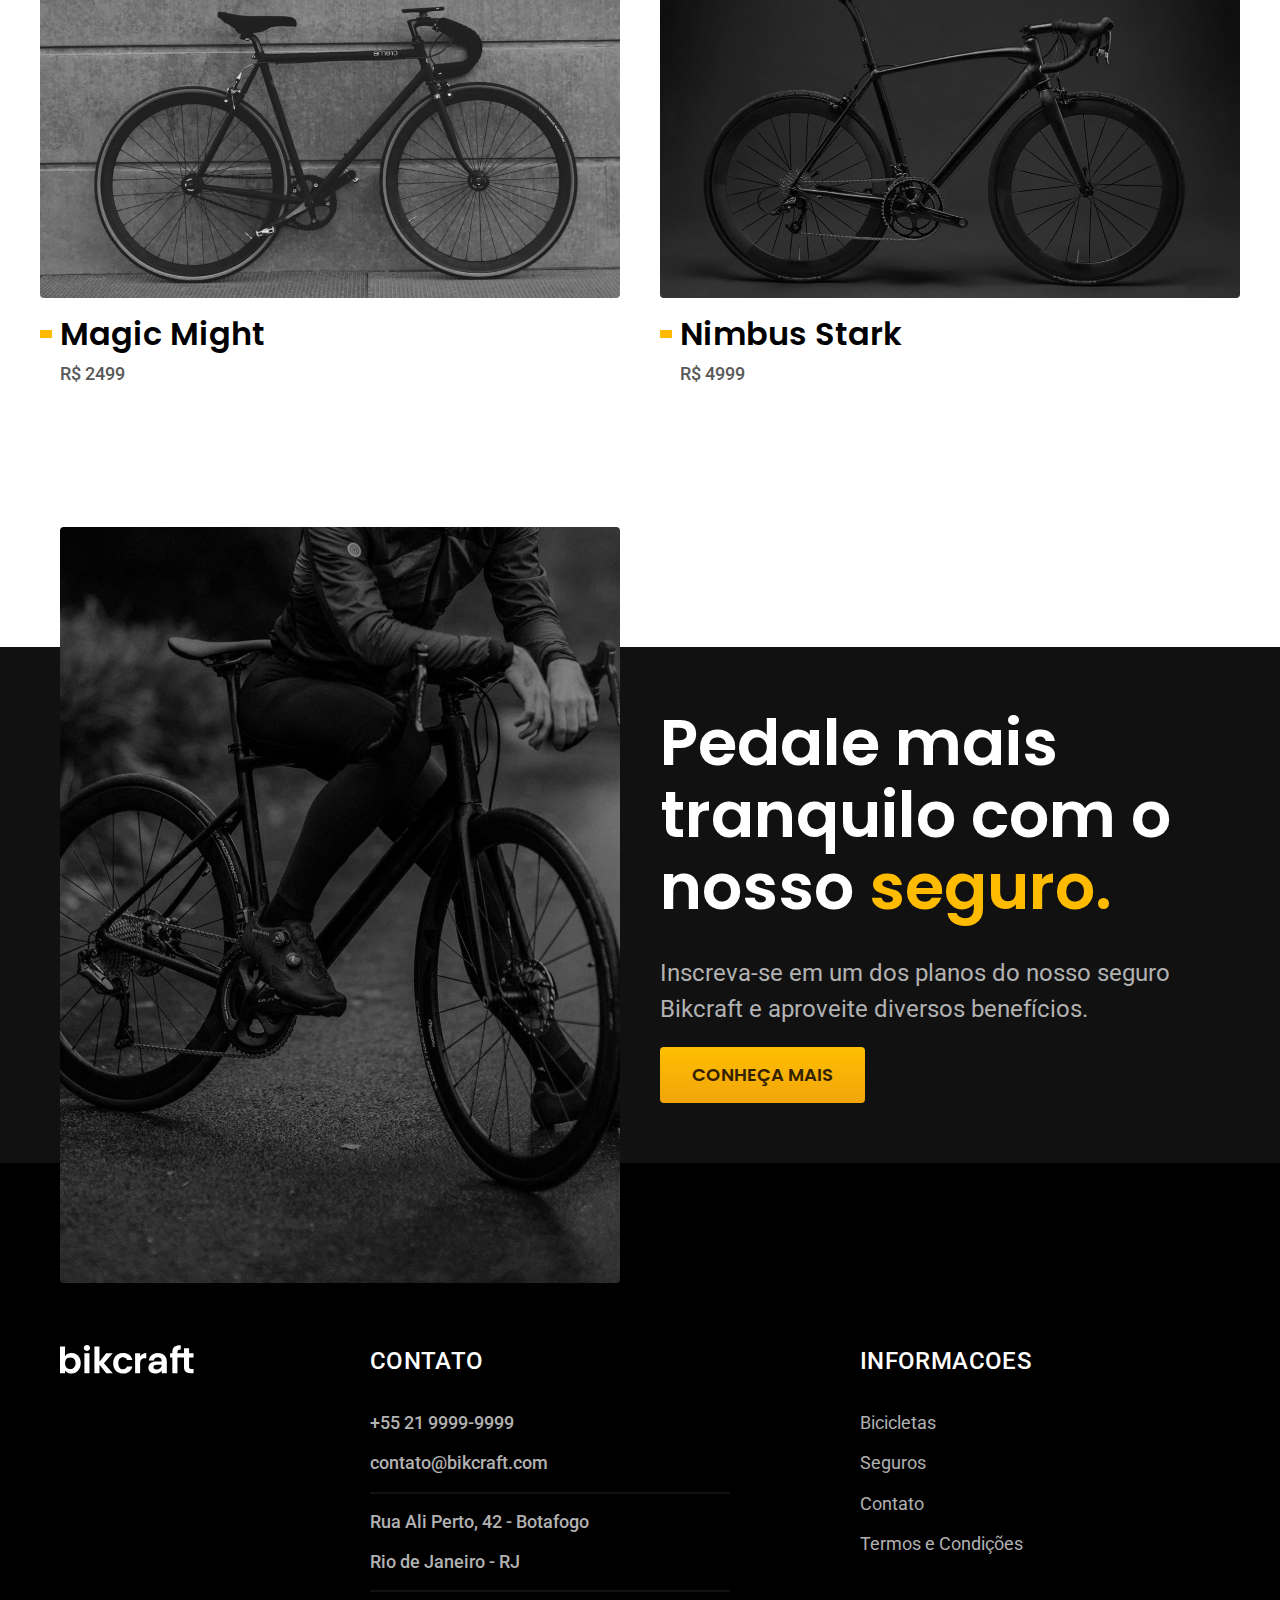
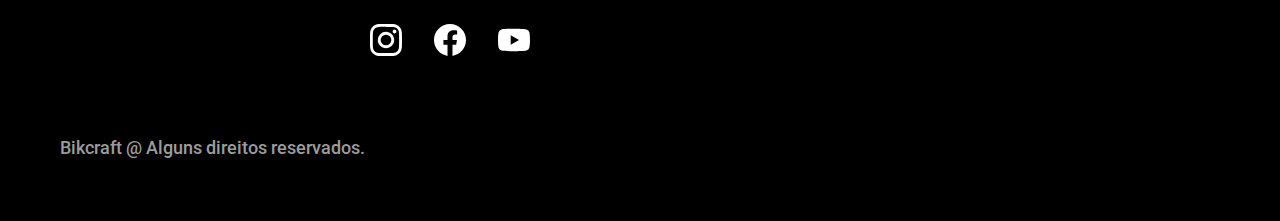
<file: bicicletas/nebula.html>
<!DOCTYPE html>
<html lang="pt-br">
<head>
    <meta charset="UTF-8">
    <meta http-equiv="X-UA-Compatible" content="IE=edge">
    <meta name="viewport" content="width=device-width, initial-scale=1.0">
    <title>Nebula | Bikcraft</title>
    <meta name="description" content="Termos e condições.">
    
    <link rel="preconnect" href="https://fonts.googleapis.com">
    <link rel="preconnect" href="https://fonts.gstatic.com" crossorigin>
    <link href="https://fonts.googleapis.com/css2?family=Merriweather:ital,wght@1,900&family=Poppins:wght@400;600&family=Roboto:wght@400;500&display=swap" rel="stylesheet">
    
    <link rel="shortcut icon" href="../favicon.svg" type="image/x-icon">
    <link rel="preload" href="../css/style.min.css" as="style">
    <link rel="stylesheet" href="../css/style.min.css">

    <script>document.documentElement.classList.add('js')</script>

</head>
<body id="bicicleta">
    <header class="header-bg">
        <div class="header container">

            <a href="../index.html">
                <img src="../img/bikcraft.svg" alt="Bikcraft">
            </a>

            <nav aria-label="primaria">
                <ul class="header-menu font-1-m cor-0">
                    <li><a href="../bicicletas.html">Bicicletas</a></li>
                    <li><a href="../seguros.html">Seguros</a></li>
                    <li><a href="../contato.html">Contato</a></li>
                </ul>
            </nav>

        </div>
    </header>


    <main class="titulo-bg">

        <div>
            <div class="titulo container">
                <p class="font-2-xl cor-5">R$ 3999</p>
                <h1 class="font-1-xxl cor-0">Nebula Cosmic <span class="cor-p1">.</span></h1>
            </div>
        </div>

        <div class="bicicleta container">
            
            <div class="bicicleta-imagens">
                <img src="../img/bicicleta/nimbus3.jpg" alt="Bicicleta 1">
                <img src="../img/bicicleta/nimbus1.jpg" alt="Bicicleta 2">
                <img src="../img/bicicleta/nimbus2.jpg" alt="Bicicleta 3">
            </div>

            <div class="bicicleta-conteudo">
                <p class="font-2-l cor-5">
                    A Nebula Cosmic é a melhor Bikcraft criada pela nossa equipe. Ela vem equipada com os melhores acessórios, o que garante maior velocidade.
                </p>


                <div class="bicicleta-comprar">
                    <a class="botao" href="../orcamento.html?tipo=bikcraft&produto=nebula">Comprar agora</a>
                    <span class="font-1-xs cor-6"> <img src="../img/icones/entrega.svg" alt=""> entrega em 5 dias</span>
                    <span class="font-1-xs cor-6"> <img src="../img/icones/estoque.svg" alt=""> 18 em estoque</span>
                </div>

                <h2 class="font-1-x cor-0">Informações</h2>

                <ul class="bicicleta-informacoes">
                    <li>
                        <img src="../img/icones/eletrica.svg" alt="">
                        <h3 class="font-1-m cor-0">Motor Elétrico</h3>
                        <p class="font-2-xs cor-5">
                            Permite você viajar distâncias inimagináveis com a sua bike.
                        </p>
                    </li>
                    <li>
                        <img src="../img/icones/velocidade.svg" alt="">
                        <h3 class="font-1-m cor-0">40 km/h</h3>
                        <p class="font-2-xs cor-5">
                            A mais rápida bicicleta elétrica do mercado.
                        </p>
                    </li>
                    <li>
                        <img src="../img/icones/rastreador.svg" alt="">
                        <h3 class="font-1-m cor-0">Rastreador</h3>
                        <p class="font-2-xs cor-5">
                            Rastreador e sistema anti-furto para garantir o seu sossego.
                        </p>
                    </li>
                    <li>
                        <img src="../img/icones/carbono.svg" alt="">
                        <h3 class="font-1-m cor-0">Fibra de carbono</h3>
                        <p class="font-2-xs cor-5">
                            Maior proteção possível para sua Bikcraft com fibra de carbono.
                        </p>
                    </li>
                </ul>

                <h2 class="font-1-x cor-0">Ficha Técnica</h2>

                <ul class="bicicleta-ficha font-2-s cor-4">
                    <li>Peso <span>9kg</span></li>
                    <li>Altura <span>60 cm</span></li>
                    <li>Largura <span>120 cm</span></li>
                    <li>Profundidade <span>10 cm</span></li>
                    <li>Marchas <span>16</span></li>
                    <li>Roda <span>29</span></li>
                </ul>

            </div>    
        </div>

    </main>

    
    <article class="bicicletas-lista container">

        <h2 class="font-1-xxl">Escolha a sua <span class="cor-p1">.</span></h2>

        <ul>
            <li>
                 <a href="./magic.html">
                    <img src="../img/bicicletas/magic.jpg" alt="Bicicleta Preta">
                    <h3 class="font-1-xl">Magic Might</h3>
                    <span class="font-2-m cor-8">R$ 2499</span>
                 </a>   
            </li>
           <li>
                <a href="./nimbus.html">
                    <img src="../img/bicicletas/nimbus.jpg" alt="Bicicleta Preta">
                    <h3 class="font-1-xl">Nimbus Stark</h3>
                    <span class="font-2-m cor-8">R$ 4999</span>
                </a>   
            </li>  
                      
        </ul>

    </article>

    <article class="seguro-bg">
        <div class="seguro container">
            <div class="seguro-imagem">
                <img src="../img/fotos/seguros.jpg" alt="Pessoa parada em cima de uma bicicleta" class="seguro-imagem">
            </div>
            <div class="seguro-conteudo">
                <h2 class="font-1-xxl cor-0">Pedale mais tranquilo com o nosso <span class="cor-p1">seguro.</span></h2>
                <p class="font-2-l cor-5">
                    Inscreva-se em um dos planos do nosso seguro Bikcraft e aproveite diversos benefícios.
                </p>
                <a class="botao" href="../seguros.html">Conheça Mais</a>
            </div>
        </div>
    </article>


    <footer class="footer-bg">
        <div class="footer container">

            <img src="../img/bikcraft.svg" alt="Bikcraft">
            
            <div class="footer-contato">
                <h3 class="font-2-l-b cor-0">Contato</h3>
                <ul class="font-2-m cor-5">
                    <li><a href="tel:+552199999999">+55 21 9999-9999</a></li>
                    <li><a href="mailto:+552199999999">contato@bikcraft.com</a></li>
                    <li>Rua Ali Perto, 42 - Botafogo</li>
                    <li>Rio de Janeiro - RJ</li>
                </ul>
                <div class="footer-redes">
                    <a href="../">
                        <img src="../img/redes/instagram.svg" alt="">
                    </a>
                    <a href="../">
                        <img src="../img/redes/facebook.svg" alt="">
                    </a>
                    <a href="../">
                        <img src="../img/redes/youtube.svg" alt="">
                    </a>
                </div>
            </div>

            <div class="footer-informacoes">
                <h3 class="font-2-l-b cor-0">Informacoes</h3>
                <nav>
                    <ul class="font-1-m cor-5">
                        <li>
                            <a href="../bicicletas.html">Bicicletas</a>
                        </li>
                        <li>
                            <a href="../seguros.html">Seguros</a>
                        </li>
                        <li>
                            <a href="../contato.html">Contato</a>
                        </li>
                        <li>
                            <a href="../termos.html">Termos e Condições</a>
                        </li>
                    </ul>
                </nav>
            </div>

            <p class="footer-copy font-2-m cor-6">Bikcraft @ Alguns direitos reservados.</p>

        </div>
    </footer>

    <script src="../js/script.js"></script>
</body>
</html>
</file>
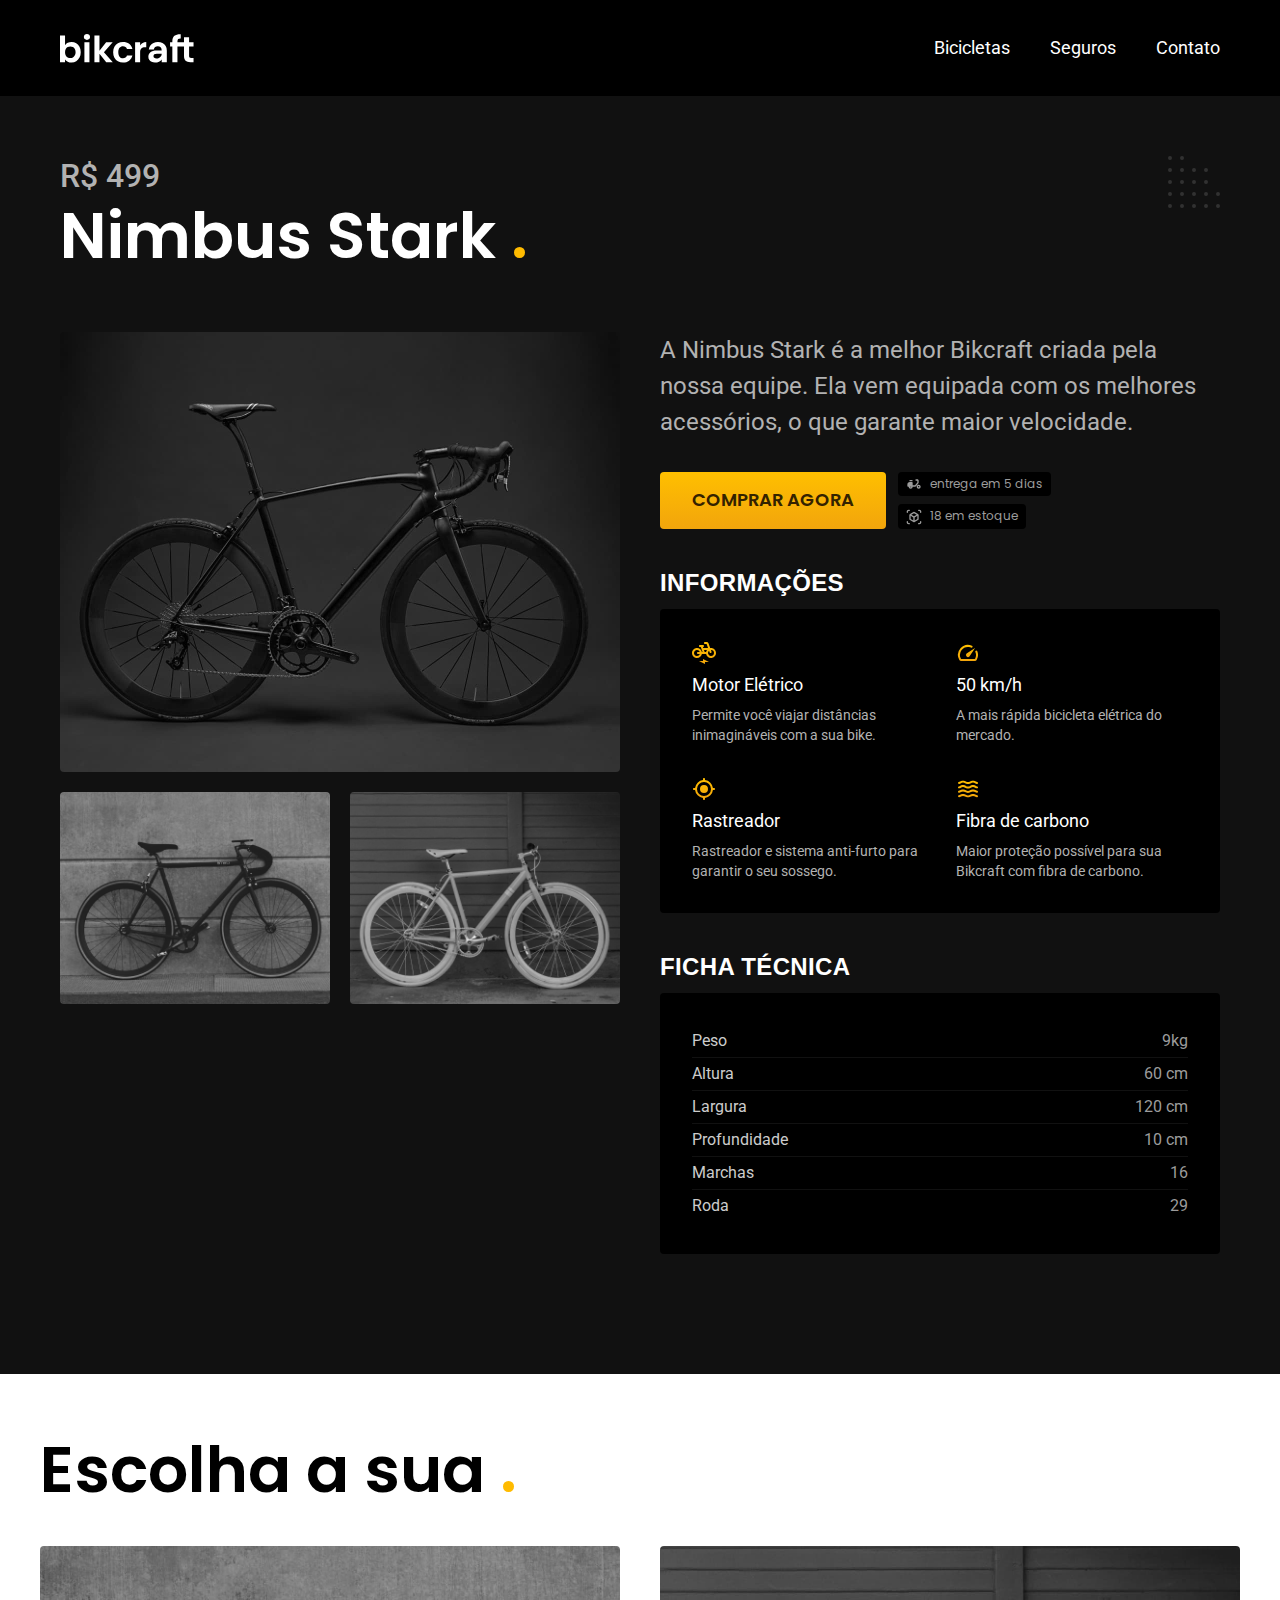
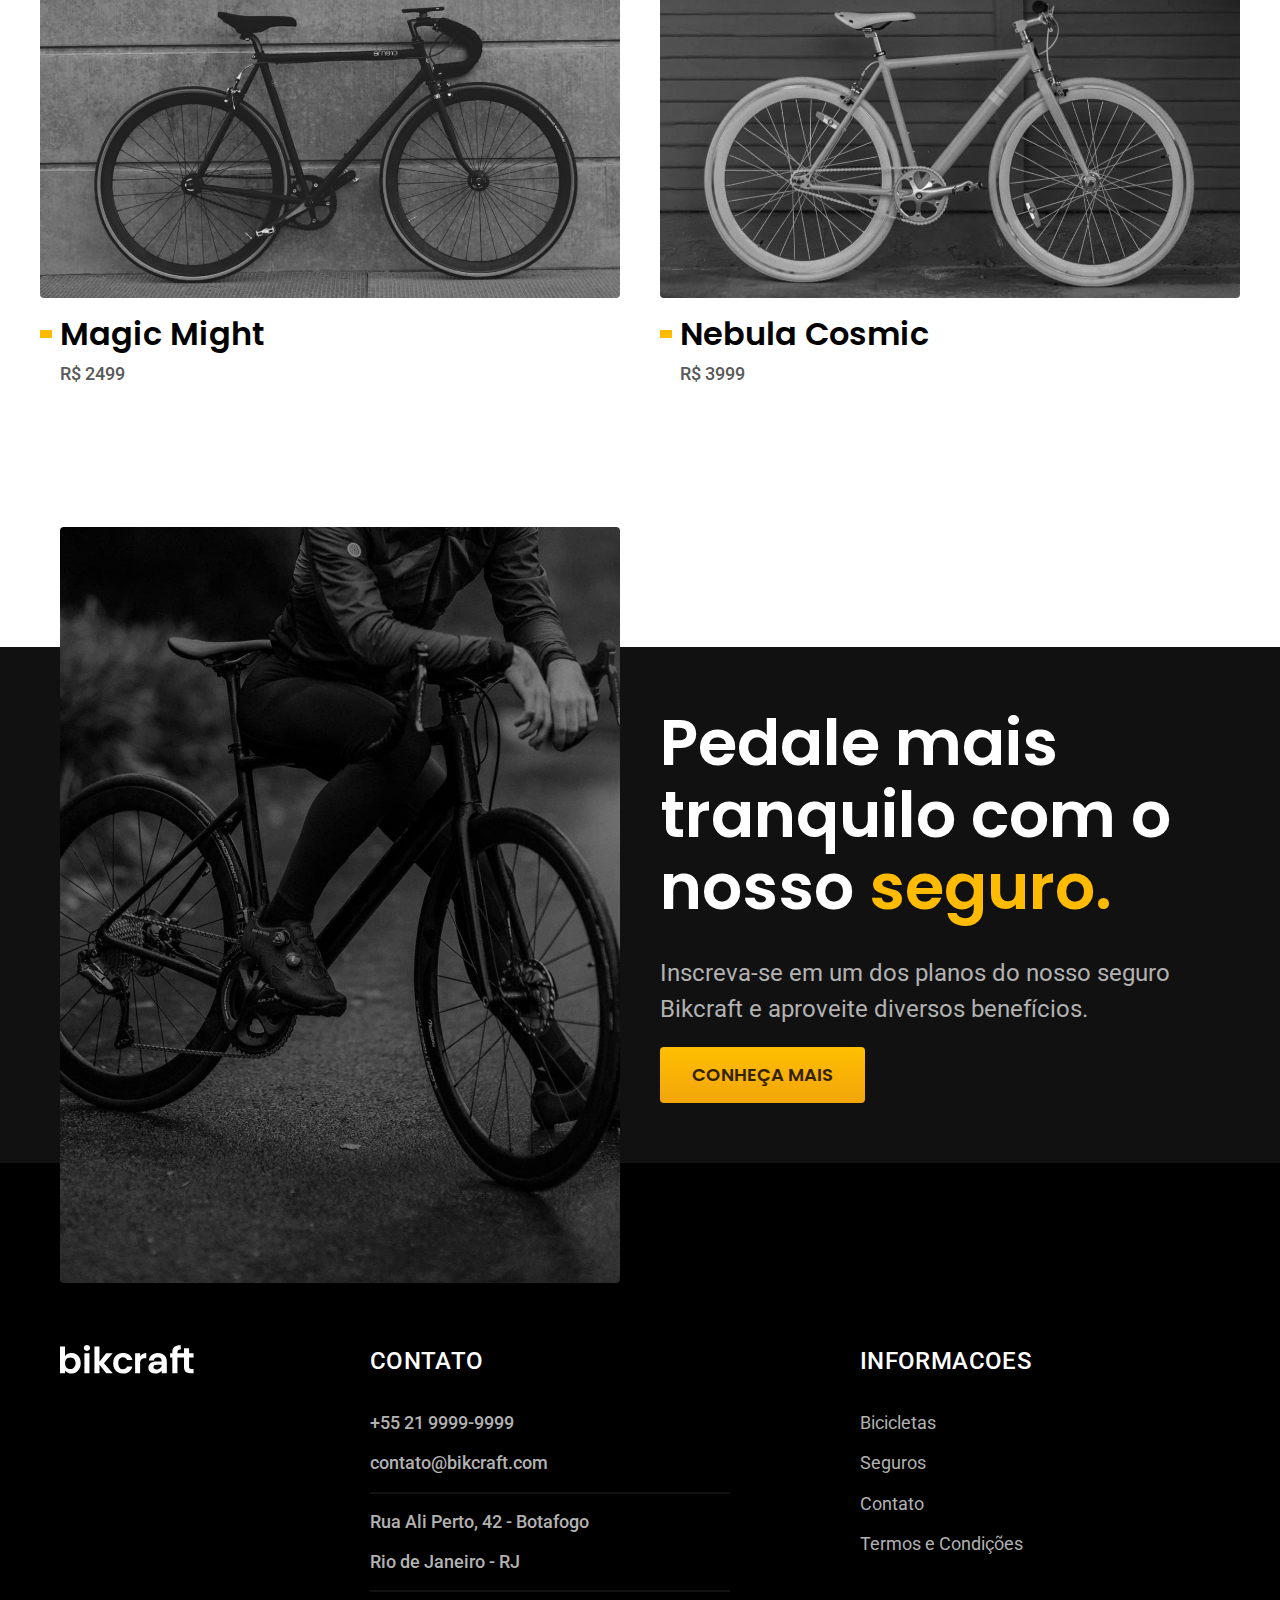
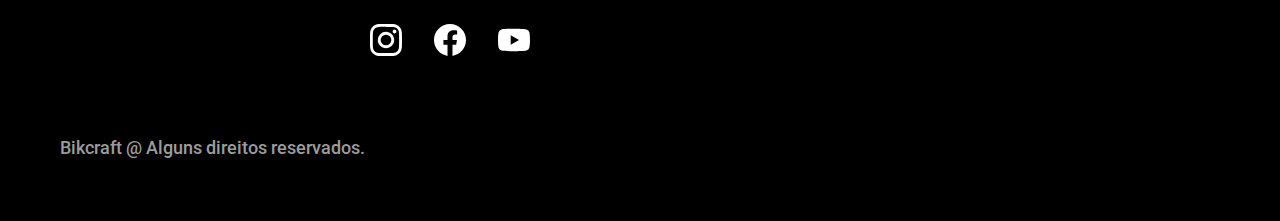
<file: bicicletas/nimbus.html>
<!DOCTYPE html>
<html lang="pt-br">
<head>
    <meta charset="UTF-8">
    <meta http-equiv="X-UA-Compatible" content="IE=edge">
    <meta name="viewport" content="width=device-width, initial-scale=1.0">
    <title>Nimbus | Bikcraft</title>
    <meta name="description" content="Termos e condições.">
    
    <link rel="preconnect" href="https://fonts.googleapis.com">
    <link rel="preconnect" href="https://fonts.gstatic.com" crossorigin>
    <link href="https://fonts.googleapis.com/css2?family=Merriweather:ital,wght@1,900&family=Poppins:wght@400;600&family=Roboto:wght@400;500&display=swap" rel="stylesheet">
    
    <link rel="shortcut icon" href="../favicon.svg" type="image/x-icon">
    <link rel="preload" href="../css/style.min.css" as="style">
    <link rel="stylesheet" href="../css/style.min.css">

    <script>document.documentElement.classList.add('js')</script>

</head>
<body id="bicicleta">
    <header class="header-bg">
        <div class="header container">

            <a href="../index.html">
                <img src="../img/bikcraft.svg" alt="Bikcraft">
            </a>

            <nav aria-label="primaria">
                <ul class="header-menu font-1-m cor-0">
                    <li><a href="../bicicletas.html">Bicicletas</a></li>
                    <li><a href="../seguros.html">Seguros</a></li>
                    <li><a href="../contato.html">Contato</a></li>
                </ul>
            </nav>

        </div>
    </header>


    <main class="titulo-bg">

        <div>
            <div class="titulo container">
                <p class="font-2-xl cor-5">R$ 499</p>
                <h1 class="font-1-xxl cor-0">Nimbus Stark <span class="cor-p1">.</span></h1>
            </div>
        </div>

        <div class="bicicleta container">
            
            <div class="bicicleta-imagens">
                <img src="../img/bicicleta/nimbus1.jpg" alt="Bicicleta 1">
                <img src="../img/bicicleta/nimbus2.jpg" alt="Bicicleta 2">
                <img src="../img/bicicleta/nimbus3.jpg" alt="Bicicleta 3">
            </div>

            <div class="bicicleta-conteudo">
                <p class="font-2-l cor-5">
                    A Nimbus Stark é a melhor Bikcraft criada pela nossa equipe. Ela vem equipada com os melhores acessórios, o que garante maior velocidade.
                </p>


                <div class="bicicleta-comprar">
                    <a class="botao" href="../orcamento.html?tipo=bikcraft&produto=nimbus">Comprar agora</a>
                    <span class="font-1-xs cor-6"> <img src="../img/icones/entrega.svg" alt=""> entrega em 5 dias</span>
                    <span class="font-1-xs cor-6"> <img src="../img/icones/estoque.svg" alt=""> 18 em estoque</span>
                </div>

                <h2 class="font-1-x cor-0">Informações</h2>

                <ul class="bicicleta-informacoes">
                    <li>
                        <img src="../img/icones/eletrica.svg" alt="">
                        <h3 class="font-1-m cor-0">Motor Elétrico</h3>
                        <p class="font-2-xs cor-5">
                            Permite você viajar distâncias inimagináveis com a sua bike.
                        </p>
                    </li>
                    <li>
                        <img src="../img/icones/velocidade.svg" alt="">
                        <h3 class="font-1-m cor-0">50 km/h</h3>
                        <p class="font-2-xs cor-5">
                            A mais rápida bicicleta elétrica do mercado.
                        </p>
                    </li>
                    <li>
                        <img src="../img/icones/rastreador.svg" alt="">
                        <h3 class="font-1-m cor-0">Rastreador</h3>
                        <p class="font-2-xs cor-5">
                            Rastreador e sistema anti-furto para garantir o seu sossego.
                        </p>
                    </li>
                    <li>
                        <img src="../img/icones/carbono.svg" alt="">
                        <h3 class="font-1-m cor-0">Fibra de carbono</h3>
                        <p class="font-2-xs cor-5">
                            Maior proteção possível para sua Bikcraft com fibra de carbono.
                        </p>
                    </li>
                </ul>

                <h2 class="font-1-x cor-0">Ficha Técnica</h2>

                <ul class="bicicleta-ficha font-2-s cor-4">
                    <li>Peso <span>9kg</span></li>
                    <li>Altura <span>60 cm</span></li>
                    <li>Largura <span>120 cm</span></li>
                    <li>Profundidade <span>10 cm</span></li>
                    <li>Marchas <span>16</span></li>
                    <li>Roda <span>29</span></li>
                </ul>

            </div>    
        </div>

    </main>

    
    <article class="bicicletas-lista container">

        <h2 class="font-1-xxl">Escolha a sua <span class="cor-p1">.</span></h2>

        <ul>
            <li>
                 <a href="./magic.html">
                    <img src="../img/bicicletas/magic.jpg" alt="Bicicleta Preta">
                    <h3 class="font-1-xl">Magic Might</h3>
                    <span class="font-2-m cor-8">R$ 2499</span>
                 </a>   
            </li>
           <li>
                <a href="./nebula.html">
                    <img src="../img/bicicletas/nebula.jpg" alt="Bicicleta Preta">
                    <h3 class="font-1-xl">Nebula Cosmic</h3>
                    <span class="font-2-m cor-8">R$ 3999</span>
                </a>   
            </li>  
                      
        </ul>

    </article>

    <article class="seguro-bg">
        <div class="seguro container">
            <div class="seguro-imagem">
                <img src="../img/fotos/seguros.jpg" alt="Pessoa parada em cima de uma bicicleta" class="seguro-imagem">
            </div>
            <div class="seguro-conteudo">
                <h2 class="font-1-xxl cor-0">Pedale mais tranquilo com o nosso <span class="cor-p1">seguro.</span></h2>
                <p class="font-2-l cor-5">
                    Inscreva-se em um dos planos do nosso seguro Bikcraft e aproveite diversos benefícios.
                </p>
                <a class="botao" href="../seguros.html">Conheça Mais</a>
            </div>
        </div>
    </article>


    <footer class="footer-bg">
        <div class="footer container">

            <img src="../img/bikcraft.svg" alt="Bikcraft">
            
            <div class="footer-contato">
                <h3 class="font-2-l-b cor-0">Contato</h3>
                <ul class="font-2-m cor-5">
                    <li><a href="tel:+552199999999">+55 21 9999-9999</a></li>
                    <li><a href="mailto:+552199999999">contato@bikcraft.com</a></li>
                    <li>Rua Ali Perto, 42 - Botafogo</li>
                    <li>Rio de Janeiro - RJ</li>
                </ul>
                <div class="footer-redes">
                    <a href="../">
                        <img src="../img/redes/instagram.svg" alt="">
                    </a>
                    <a href="../">
                        <img src="../img/redes/facebook.svg" alt="">
                    </a>
                    <a href="../">
                        <img src="../img/redes/youtube.svg" alt="">
                    </a>
                </div>
            </div>

            <div class="footer-informacoes">
                <h3 class="font-2-l-b cor-0">Informacoes</h3>
                <nav>
                    <ul class="font-1-m cor-5">
                        <li>
                            <a href="../bicicletas.html">Bicicletas</a>
                        </li>
                        <li>
                            <a href="../seguros.html">Seguros</a>
                        </li>
                        <li>
                            <a href="../contato.html">Contato</a>
                        </li>
                        <li>
                            <a href="../termos.html">Termos e Condições</a>
                        </li>
                    </ul>
                </nav>
            </div>

            <p class="footer-copy font-2-m cor-6">Bikcraft @ Alguns direitos reservados.</p>

        </div>
    </footer>

    <script src="../js/script.js"></script>
</body>
</html>
</file>
<file: css/style.min.css>
body{font-family:Arial,Helvetica,sans-serif;margin:0}blockquote,dd,h1,h2,h3,h4,p,ul{margin:0}ul{padding:0;list-style:none}a{color:inherit;text-decoration:none}img{max-width:100%;height:auto;display:block}img[src$=".jpg"]{border-radius:4px}.font-1-xs{font:400 0.75rem/1.35 Poppins,sans-serif}.font-2-xs{font:400 0.875rem/1.43 Roboto,sans-serif}.font-1-s{font:400 1rem/1.5 Poppins,sans-serif}.font-2-s{font:400 1rem/1.5 Roboto,sans-serif}.font-1-m{font:400 1.125rem/1.35 Roboto,sans-serif}.font-1-m-b{font:600 1.125rem/1.35 Roboto,sans-serif}.font-2-m{font:500 1.125rem/1.35 Roboto,sans-serif}.font-1-l{font:400 1.5rem/1.5 Poppins,sans-serif}.font-2-l,.font-2-l-b{font:400 1.5rem/1.5 Roboto,sans-serif}.font-2-l-b{font-weight:500;letter-spacing:.015em;text-transform:uppercase}.font-1-xl{font:600 2rem/1.25 Poppins,sans-serif}.font-2-xl{font:500 2rem/1.25 Roboto,sans-serif}.font-1-xxl{font:600 4rem/1.125 Poppins,sans-serif}@media (max-width:1200px){.font-1-xxl{font-size:3rem}.font-2-l,.font-2-l-b{font-size:1.25rem}}@media (max-width:800px){.font-1-xxl{font-size:2rem}.font-1-xl,.font-2-xl{font-size:1.5rem}}:root{--cor-0:#fff;--cor-1:#f7f7f7;--cor-2:#ededed;--cor-3:#dedede;--cor-4:#ccc;--cor-5:#b2b2b2;--cor-6:#9c9c9c;--cor-7:#717171;--cor-8:#595959;--cor-9:#404040;--cor-10:#2e2e2e;--cor-11:#111;--cor-12:#000;--cor-p1:#ffbb00;--cor-p2:#e4a30b;--cor-p3:#a66f00;--cor-p4:#664400;--cor-p5:#332200}.cor-0{color:var(--cor-0)}.cor-1{color:var(--cor-1)}.cor-2{color:var(--cor-2)}.cor-3{color:var(--cor-3)}.cor-4{color:var(--cor-4)}.cor-5{color:var(--cor-5)}.cor-6{color:var(--cor-6)}.cor-7{color:var(--cor-7)}.cor-8{color:var(--cor-8)}.cor-9{color:var(--cor-9)}.cor-10{color:var(--cor-10)}.cor-11{color:var(--cor-11)}.cor-12{color:var(--cor-12)}.cor-p1{color:var(--cor-p1)}.cor-p2{color:var(--cor-p2)}.cor-p3{color:var(--cor-p3)}.cor-p4{color:var(--cor-p4)}.cor-p5{color:var(--cor-p5)}.js .fadeInDown{transform:translate3d(0,-20px,0)}.js .fadeInUp{transform:translate3d(0,20px,0)}.js .fadeInRight{transform:translate3d(20px,0,0)}.js .fadeInLeft{transform:translate3d(-20px,0,0)}.js [data-anime]{opacity:0}.js .anime{opacity:1;transform:none;transition:transform .8s,opacity .8s}.header-bg{background-color:var(--cor-12)}div.header{display:flex;flex-wrap:wrap;justify-content:space-between;gap:1.25rem;align-items:center;padding-top:20px;padding-bottom:20px}.header-menu{display:flex;flex-wrap:wrap;gap:2.5rem}.header-menu a{display:inline-block;padding:1rem 0;position:relative}.header-menu a::after{content:"";display:block;height:2px;width:0;background-color:var(--cor-0);margin-top:4px;position:absolute}.header-menu a.ativo::after,.header-menu a:hover::after{transition-duration:.3s;width:100%}@media (max-width:800px){.header-menu{gap:20px}.header-menu a{background-color:var(--cor-11);padding:12px 16px;border-radius:4px}.header-menu a:hover{background-color:var(--cor-10)}.header a::after{display:none}}@media (max-width:600px){.header-menu{gap:12px}.header-menu a{padding:8px 12px;font-size:14px}}.footer-bg{background-color:var(--cor-12)}div.footer{display:grid;grid-template-columns:3fr 5fr 4fr;gap:40px;padding-top:60px;padding-bottom:60px}.footer h3{margin-bottom:32px}.footer-contato ul{margin-bottom:32px}.footer-contato li:nth-child(2n):after{content:'';display:block;max-width:360px;height:2px;background-color:var(--cor-11);margin-top:16px}.footer li{margin-bottom:16px}.footer-redes{display:flex;gap:32px}.footer a:hover{color:var(--cor-0)}.footer-copy{grid-column:1/-1;margin-top:40px}@media (max-width:800px){.footer>img{display:none}.footer{grid-template-columns:1fr 1fr}}@media (max-width:600px){.footer{grid-template-columns:1fr;gap:60px}.footer-copy{margin-top:0}}.container{box-sizing:border-box;max-width:1200px;padding:0 20px;margin:0 auto}.botao{max-width:max-content;display:inline-block;padding:16px 32px;background:linear-gradient(#ffbf00,#f2a50c);border-radius:4px;box-shadow:0 1px 2px rgba(0,0,.1) #fff;text-transform:uppercase;color:var(--cor-p5);font:600 1.125rem/1.35 Poppins,sans-serif;border:none;cursor:pointer}.botao:hover{background:linear-gradient(#ffb60d,#e59317)}.botao.secundario{background:var(--cor-10);color:var(--cor-2)}.botao.seta{display:flex;align-items:center}.botao.seta::after{content:'';display:inline-block;width:18px;height:10px;margin-left:12px;background:url(../img/icones/seta.svg);transition:transform .3s}.botao.seta:hover::after{transform:translateX(5px)}.botao.secundario:hover{background:var(--cor-9);color:var(--cor-2)}@media (max-width:600px){.botao{padding:12px 16px;font-size:1rem}}.link{display:inline-block;color:var(--cor-p1);font:500 1.5rem/1.5 Poppins,sans-serif;text-transform:uppercase}.link::after{content:"";display:block;width:0%;height:4px;background-color:currentColor;transition:width .3s}.link:hover{color:var(--cor-0)}.link:hover::after{width:100%}.titulo-bg{background-color:var(--cor-11);padding-top:60px;padding-bottom:60px}.titulo{background:url(/img/dec/top-right.svg) no-repeat top right 20px}.titulo p{margin-bottom:4px}@media (max-width:800px){.titulo-bg{padding-top:40px;padding-bottom:40px}.titulo p{font-size:1rem;text-transform:lowercase;font-weight:400}}.form{display:grid;grid-template-columns:1fr 1fr;gap:20px}.form label{display:block;font:400 1rem/1.5 Poppins,sans-serif;margin-bottom:4px}.form .col-2{grid-column:span 2}.form input[type=email],.form input[type=text],.form textarea{font:400 1rem/1.5 Roboto,sans-serif;background:var(--cor-1);border:1px solid var(--cor-2);padding:12px;border-radius:4px;width:100%;box-sizing:border-box}.form input[type=email]:focus,.form input[type=text]:focus,.form textarea:focus{outline:0;border-color:var(--cor-p1);background:var(--cor-0);box-shadow:0 0 0 2px #fea}.botao{width:max-content;justify-self:center}@media (max-width:600px){.form{grid-template-columns:1fr}.form .col-2{grid-column:1}}.introducao-bg{background:var(--cor-12) url(/img/dec/bottom-left.svg) no-repeat bottom 160px left 20px;box-shadow:inset 0 -120px var(--cor-0)}.introducao{display:grid;grid-template-columns:1fr 1fr;gap:0 40px}.introducao-conteudo{align-self:end;padding-bottom:200px}.introducao img{width:100%;height:100%;object-fit:cover;border-radius:4px}.introducao h1{margin-bottom:32px}.introducao p{margin-bottom:20px}@media (max-width:800px){.introducao-bg{background-color:var(--cor-11);padding-top:40px;box-shadow:inset 0 -60px #fff}.introducao{grid-template-columns:1fr;gap:32px}.introducao-conteudo{padding-bottom:0}.introducao h1{margin-bottom:16px}.introducao img{width:100%;height:300px}}.tecnologia-bg{background-color:var(--cor-11);box-shadow:inset 0 80px var(--cor-0),inset 0 -80px var(--cor-0)}.tecnologia{display:grid;grid-template-columns:1fr 1fr;gap:40px}.tecnologia-imagem img{width:100%;height:100%;object-fit:cover;object-position:left}.tecnologia-conteudo{padding:160px 0}.tecnologia-conteudo>span{display:block;margin-bottom:20px}.tecnologia-conteudo h2{margin-bottom:32px}.tecnologia-conteudo>p{margin-bottom:20px}.tecnologia a{margin-bottom:80px}.tecnologia-vantagens{display:flex;gap:40px}.tecnologia-vantagens h3{margin-bottom:8px;width:max-content}.tecnologia-vantagens img{width:24px;height:24px;margin-bottom:8px}@media (max-width:800px){.tecnologia-bg{box-shadow:initial}.tecnologia{grid-template-columns:1fr}.tecnologia-conteudo{padding:60px 0}.tecnologia-imagem{display:none}.tecnologia a{margin-bottom:60px}}@media (max-width:600px){.tecnologia-vantagens{flex-direction:column}}.parceiros{padding:60px 0 120px 0}.parceiros h2{margin-bottom:60px}.parceiros ul{padding:0 20px;max-width:1200px;display:grid;grid-template-columns:repeat(4,1fr);margin:0 auto}.parceiros li{display:flex;padding:32px;border-left:2px solid var(--cor-2)}.parceiros li:first-child,.parceiros li:nth-child(5){border-left:none}.parceiros li:nth-child(n+5){border-top:2px solid var(--cor-2)}.parceiros img{margin:auto}@media(max-width:800px){.parceiros{padding-bottom:60px}.parceiros li{padding:20}.parceiros h2{margin-bottom:20px}.parceiros ul{grid-template-columns:repeat(2,1fr)}.parceiros li:nth-child(n+3){border-top:2px solid var(--cor-2)}.parceiros li:nth-child(odd){border-left:none}}.depoimento{display:grid;grid-template-columns:1fr 1fr;background-color:var(--cor-p1);overflow:hidden}.depoimento img{width:100%;height:100%;object-fit:cover;border-radius:0}.depoimento-conteudo{background:url(/img/dec/bottom-right-p.svg) no-repeat bottom 40px right 40px;padding:40px 40px 80px 80px;align-self:end}.depoimento-conteudo p{max-width:32ch;font-family:Merriweather,serif;font-style:italic;font-weight:900;margin-bottom:32px;position:relative}.depoimento-conteudo p::after,.depoimento-conteudo p::before{font-size:5rem;color:var(--cor-p2);position:absolute}.depoimento-conteudo p::before{content:'“';top:-20px;left:-50px}.depoimento-conteudo p::after{content:'”'}@media (min-width:800px){.depoimento img{max-height:520px}}@media (max-width:800px){.depoimento{grid-template-columns:1fr;text-align:center}.depoimento img{max-height:400px}.depoimento-conteudo{padding:40px 20px;justify-self:center}}.bicicletas-lista{padding:60px 0 120px 0}.bicicletas-lista h2{margin-bottom:40px}.bicicletas-lista ul{display:flex;gap:40px;padding:0 20px 20px 20px;max-width:1400px;margin:0 auto;overflow-x:auto}#bicicleta .bicicletas-lista ul{padding:0 0 20px 0}.bicicletas-lista li{min-width:280px}.bicicletas-lista a{display:block}.bicicletas-lista img{display:block;margin-bottom:16px}.bicicletas-lista h3{margin-bottom:8px;display:flex;align-items:center}.bicicletas-lista h3::before{content:"";display:inline-block;width:12px;height:8px;margin-right:8px;background-color:var(--cor-p1);transition:width .2s}.bicicletas-lista a:hover h3::before{width:20px}.bicicletas-lista li span{padding-left:20px}@media (max-width:800px){.bicicletas-lista{padding-bottom:60px}.bicicletas-lista ul{gap:20px}}.bicicletas-bg{background-image:linear-gradient(to right,var(--cor-0) 30%,var(--cor-11) 0)}.bicicletas{display:grid;grid-template-columns:1fr 1fr;gap:40px;padding-top:60px;padding-bottom:60px;background:url(/img/dec/top-right.svg) no-repeat top 40px right 20px}.bicicletas-imagem{display:grid}.bicicletas-imagem img{grid-area:1/1}.bicicletas-imagem span{grid-area:1/1;place-self:start end;margin-top:20px;background-color:var(--cor-12);display:inline-block;padding:8px 16px 8px 8px;border-radius:4px 0 0 4px}.bicicletas-conteudo{display:grid;grid-template-columns:1fr auto;align-content:start}.bicicletas h2,.bicicletas p{grid-column:1/-1}.bicicletas h2{margin-bottom:20px}.bicicletas h2::before{content:'';display:block;width:12px;height:8px;background-color:var(--cor-p1);margin-bottom:8px}.bicicletas p{margin-bottom:32px}.bicicletas a{place-self:end}.bicicletas ul{display:grid}.bicicletas li{display:flex;align-items:center}.bicicletas li+li{margin-top:16px}.bicicletas-conteudo img{width:24px;margin-right:8px}@media (max-width:800px){.bicicletas-bg{background:var(--cor-11)}.bicicletas{grid-template-columns:1fr;gap:20px;padding-top:40px;padding-bottom:40px}}@media (max-width:600px){.bicicletas-conteudo{grid-template-columns:1fr}.bicicletas ul{grid-template-columns:1fr 1fr;margin-bottom:32px;font-size:1rem}.bicicletas a{place-self:start}}.bicicleta{display:grid;grid-template-columns:1fr 1fr;align-items:start;gap:40px;padding-top:60px;padding-bottom:60px}#bicicleta .titulo p{text-transform:uppercase}.bicicleta-imagens{display:flex;flex-wrap:wrap;gap:20px}.bicicleta-imagens img:first-child{min-width:100%}.bicicleta-imagens img{min-width:200px;flex:1}.bicicleta-conteudo>p{margin-bottom:32px}.bicicleta-comprar{display:grid;grid-template-columns:max-content auto;place-items:center start;gap:8px 12px;margin-bottom:40px}.bicicleta-comprar a{grid-row:span 2}.bicicleta-comprar span{display:flex;align-items:center;background-color:var(--cor-12);padding:4px 8px;border-radius:4px;gap:8px}.bicicleta-conteudo h2{text-transform:uppercase;letter-spacing:.015em;margin-bottom:12px}.bicicleta-ficha,.bicicleta-informacoes{padding:32px;background-color:var(--cor-12);border-radius:4px}.bicicleta-informacoes{margin-bottom:40px;display:grid;grid-template-columns:1fr 1fr;gap:32px}.bicicleta-informacoes img{width:24px;margin-bottom:8px}.bicicleta-informacoes h3{margin-bottom:8px}.bicicleta-ficha li{padding:4px 0;display:flex;justify-content:space-between;border-bottom:1px solid var(--cor-11)}.bicicleta-ficha li:last-child{border-bottom:none}.bicicleta-ficha span{color:var(--cor-6)}@media (max-width:800px){.bicicleta{grid-template-columns:1fr;padding-top:40px;padding-bottom:40px}.bicicleta-imagens{grid-row:2}}@media (max-width:400px){.bicicleta-informacoes{grid-template-columns:1fr}.bicicleta-comprar{grid-template-columns:1fr}}.seguro-bg{background-color:var(--cor-11);box-shadow:inset 0 120px var(--cor-0),inset 0 -120px var(--cor-12)}.seguro{display:grid;grid-template-columns:1fr 1fr;gap:40px}.seguro-imagem img{width:100%;height:100%;object-fit:cover}.seguro-conteudo{padding-top:180px;padding-bottom:180px}.seguro h2{margin-bottom:32px}.seguro p{margin-bottom:20px}@media (max-width:800px){.seguro-bg{box-shadow:inset 0 -60px var(--cor-12)}.seguro{grid-template-columns:1fr}.seguro-conteudo{grid-row:1;padding-top:40px;padding-bottom:0}}.seguros-bg{background-color:var(--cor-11)}.seguros{padding-top:60px;padding-bottom:60px;display:grid;grid-template-columns:1fr 1fr;gap:40px;align-items:center}#seguros .seguros{padding-top:0}.seguros h2{grid-column:1/-1}.seguros-item{background-color:var(--cor-12);padding:32px 32px 32px 60px;display:grid;grid-template-columns:1fr auto;border-radius:4px}.seguros-item h3{margin-bottom:40px}.seguros-item span{grid-column:2;display:block;text-align:right}.seguros-item ul{grid-column:1/-1;margin-bottom:32px}.seguros-item li{display:flex;align-items:center;position:relative}.seguros-item li+li{margin-top:20px}.seguros-item li::before{content:'';display:inline-block;width:13px;height:9px;background-image:url(../img/icones/lista.svg);position:absolute;left:-21px}.seguros-item a{grid-column:1/-1}@media (max-width:800px){.seguros{grid-template-columns:1fr}}.vantagens-bg{background-color:var(--cor-12)}.vantagens{padding-top:120px;padding-bottom:120px}.vantagens h2{margin-bottom:60px}.vantagens ul{display:grid;grid-template-columns:repeat(auto-fit,minmax(280px,max-content));gap:40px 80px}.vantagens h3,.vantagens img{margin-bottom:8px}@media (max-width:800px){.vantagens{padding-top:60px;padding-bottom:60px}.vantagens h2{margin-bottom:40px}.vantagens ul{gap:20px}}.perguntas{padding-top:120px;padding-bottom:120px}.perguntas h2{margin-bottom:60px}.perguntas dl>div{padding:20px;border-radius:4px}.perguntas dl>div:nth-child(odd){background-color:var(--cor-1)}.perguntas button{display:grid;grid-template-columns:auto 1fr auto;align-items:center;gap:8px;cursor:pointer;border:none;background:0 0;width:100%;text-align:left}.perguntas button::before{content:'';display:inline-block;width:12px;height:8px;background-color:var(--cor-p1)}.perguntas button::after{content:'';display:inline-block;width:14px;height:6px;background:url(../img/icones/seta-abrir.svg);transition:.3s}.perguntas button[aria-expanded=true]::after{transform:rotate(180deg)}.js .perguntas dd{display:none}.js .perguntas dd.ativa{display:block}.perguntas dd{max-width:80ch;padding-left:20px;padding-top:20px}@media (max-width:800px){.perguntas{padding-top:60px;padding-bottom:60px}.perguntas h2{margin-bottom:40px}}#contato{background:linear-gradient(var(--cor-11) 600px,var(--cor-1) 0)}.contato{display:grid;grid-template-columns:5fr 7fr}.contato-dados,.contato-formulario{padding:60px;box-shadow:0 1px 2px rgba(0,0,0,.1)}.contato-dados{background:var(--cor-12) url(/img/dec/bottom-left.svg) no-repeat bottom 20px left 20px;border-radius:5px 0 0 5px}.contato-formulario{border-radius:0 5px 5px 0;background:var(--cor-0) url(/img/dec/bottom-right.svg) no-repeat bottom 20px right 20px}.contato-dados h2{margin-bottom:60px}.contato-endereco{margin-bottom:32px;padding-left:28px;background:url(/img/icones/local.svg) no-repeat 0 2px}.contato-endereco p{margin-bottom:8px}.contato-meios a{display:block;max-width:max-content;margin-bottom:8px;padding-left:28px}.contato-meios a:hover{color:var(--cor-0)}.contato-meios a:first-child{background:url(/img/icones/email.svg) no-repeat 0 2px}.contato-meios a:nth-child(2){margin-bottom:32px}.contato-meios a:last-child{margin-bottom:60px;background:url(/img/icones/telefone.svg) no-repeat 0 2px}.contato-redes{display:flex;gap:32px;padding-left:28px}@media (max-width:800px){.contato{grid-template-columns:1fr}.contato-dados,.contato-formulario{padding:20px}.contato-dados{border-radius:5px 5px 0 0;background:var(--cor-12)}.contato-formulario{border-radius:0 0 5px 5px}.contato-dados h2,.contato-meios a:last-child{margin-bottom:32px}.contato-redes a:last-child{margin-bottom:12px}}.lojas{display:grid;grid-template-columns:1fr 1fr;gap:0 40px;padding-top:120px;padding-bottom:120px}.lojas h2{grid-column:1/-1;margin-bottom:60px}.lojas img{border-radius:4px 4px 0 0}.lojas-item{border-radius:4px;background:var(--cor-0);box-shadow:0 1px 2px rgba(0,0,0,.1)}.lojas-conteudo{display:grid;grid-template-columns:1fr 1fr;gap:32px 16px;padding:32px}.lojas-conteudo h3,.lojas-tempo{grid-column:1/-1}.lojas-dados{display:grid;gap:8px;border-left:2px solid var(--cor-2);padding-left:12px}.lojas-tempo{display:flex;align-items:center;gap:8px}@media (max-width:800px){.lojas{gap:20px;padding-top:60px;padding-bottom:60px}.lojas h2{margin-bottom:32px}.lojas-conteudo{grid-template-columns:1fr}}@media (max-width:600px){.lojas{grid-template-columns:1fr}}#orcamento{background:url(/img/icones/local.svg) no-repeat 0 2px}.orcamento{display:grid;grid-template-columns:5fr 7fr;padding-bottom:120px}.orcamento h2{text-transform:uppercase;position:relative;display:flex;align-items:center}.orcamento h2::before{content:'';display:inline-block;width:4px;height:8px;background-color:var(--cor-p1);position:absolute;left:-12px}.orcamento-dados,.orcamento-produto{padding:60px;box-shadow:0 1px 2px rgba(0,0,0,.1)}.orcamento-produto{border-radius:5px 0 0 5px;background:var(--cor-12) url(/img/dec/bottom-left.svg) no-repeat bottom 20px left 20px;display:grid;grid-template-columns:1fr 1fr;align-content:start;gap:20px}.orcamento-produto>*{grid-column:1/-1}.orcamento-produto>label{grid-column:initial}.orcamento-produto label{font:400 1rem/1.5 Poppins,sans-serif;color:var(--cor-4);background-color:var(--cor-10);padding:12px 16px;border-radius:4px;cursor:pointer;display:grid;grid-template-columns:auto 1fr auto;align-items:center;border:1px solid var(--cor-10)}.orcamento-produto input:checked+label{background:var(--cor-0);color:var(--cor-11)}.orcamento-produto label::before{content:'';display:inline-block;box-sizing:border-box;width:12px;height:12px;border:1px solid var(--cor-6);border-radius:50%;margin-right:8px}.orcamento-produto input:checked+label::before{border-color:var(--cor-7);box-shadow:inset 0 0 0 3px var(--cor-0),inset 0 0 0 6px var(--cor-7)}.orcamento-produto label:hover{background-color:var(--cor-9);border-color:var(--cor-9)}.orcamento-produto input:focus+label{box-shadow:0 0 0 2px var(--cor-p1);border-color:(--cor-12)}.orcamento-produto label span{display:none}.orcamento-produto input:checked+label span{display:inline-block}.orcamento-produto input{opacity:0;position:absolute;pointer-events:none}.orcamento-dados{border-radius:0 5px 5px 0;background:var(--cor-0) url(/img/dec/bottom-right.svg) no-repeat bottom 20px right 20px}.orcamento-conteudo{display:none}.orcamento-conteudo h2,.orcamento-dados h2:nth-of-type(n+2){margin-top:20px}#bikcraft:checked~#orcamento-bikcraft,#seguro:checked~#orcamento-seguro{display:grid;gap:20px}.orcamento-detalhes{display:none;background-color:var(--cor-0);padding:20px;grid-template-columns:1fr 1fr;border-radius:4px;align-items:center}.orcamento-detalhes li{display:flex;align-items:center;margin-bottom:8px}.orcamento-detalhes ul li img{width:16px;margin-right:8px}.orcamento-detalhes>img{height:100%}.orcamento-produto input:checked+label+.orcamento-detalhes{display:grid}@media (max-width:1200px){.orcamento-dados,.orcamento-produto{padding:32px}}@media (max-width:800px){.orcamento{grid-template-columns:1fr}.orcamento-produto{border-radius:5px 5px 0 0;background:var(--cor-12)}.orcamento-dados{border-radius:0 0 5px 5px}}@media (max-width:400px){.orcamento-produto{grid-template-columns:1fr}}.termos{padding-top:80px;padding-bottom:80px}.termos h2{font-weight:600;margin-bottom:20px}.termos p+h2{margin-top:40px}.termos p{max-width:75ch;margin-bottom:24px}
</file>
